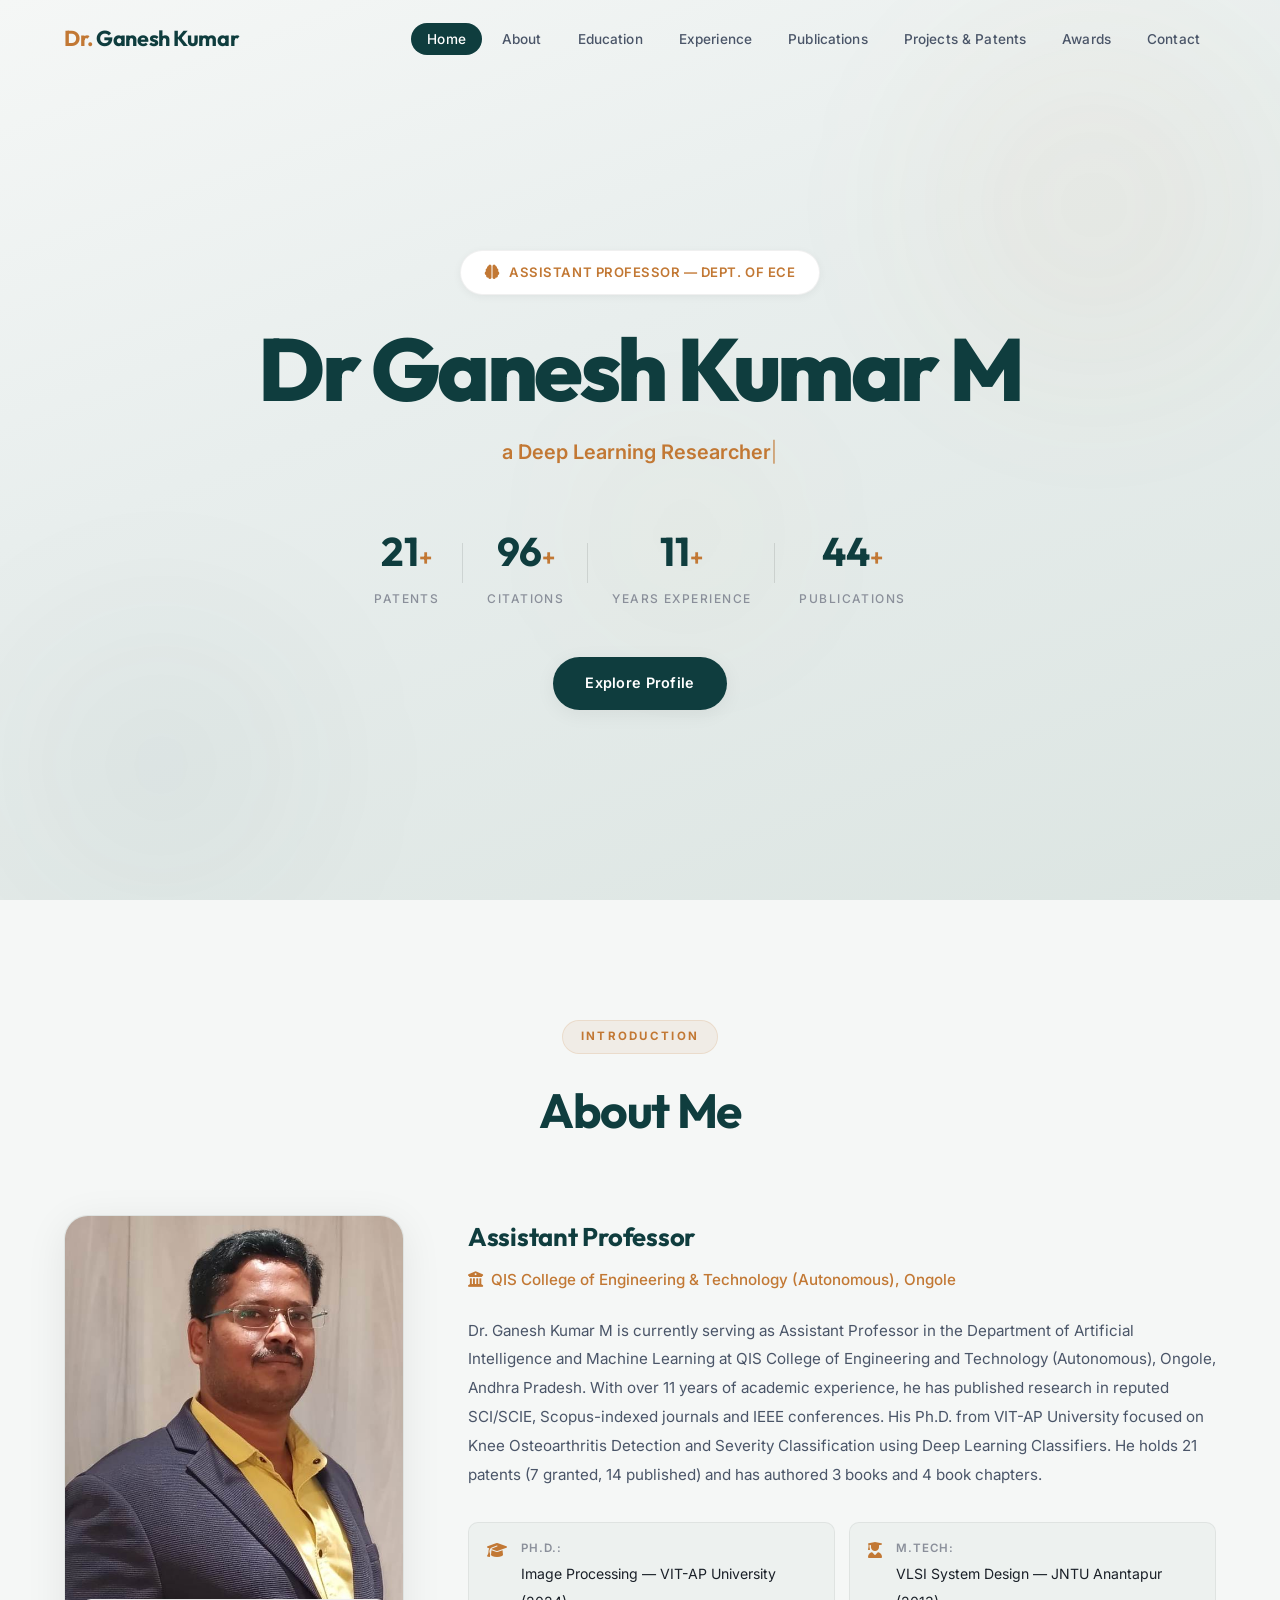
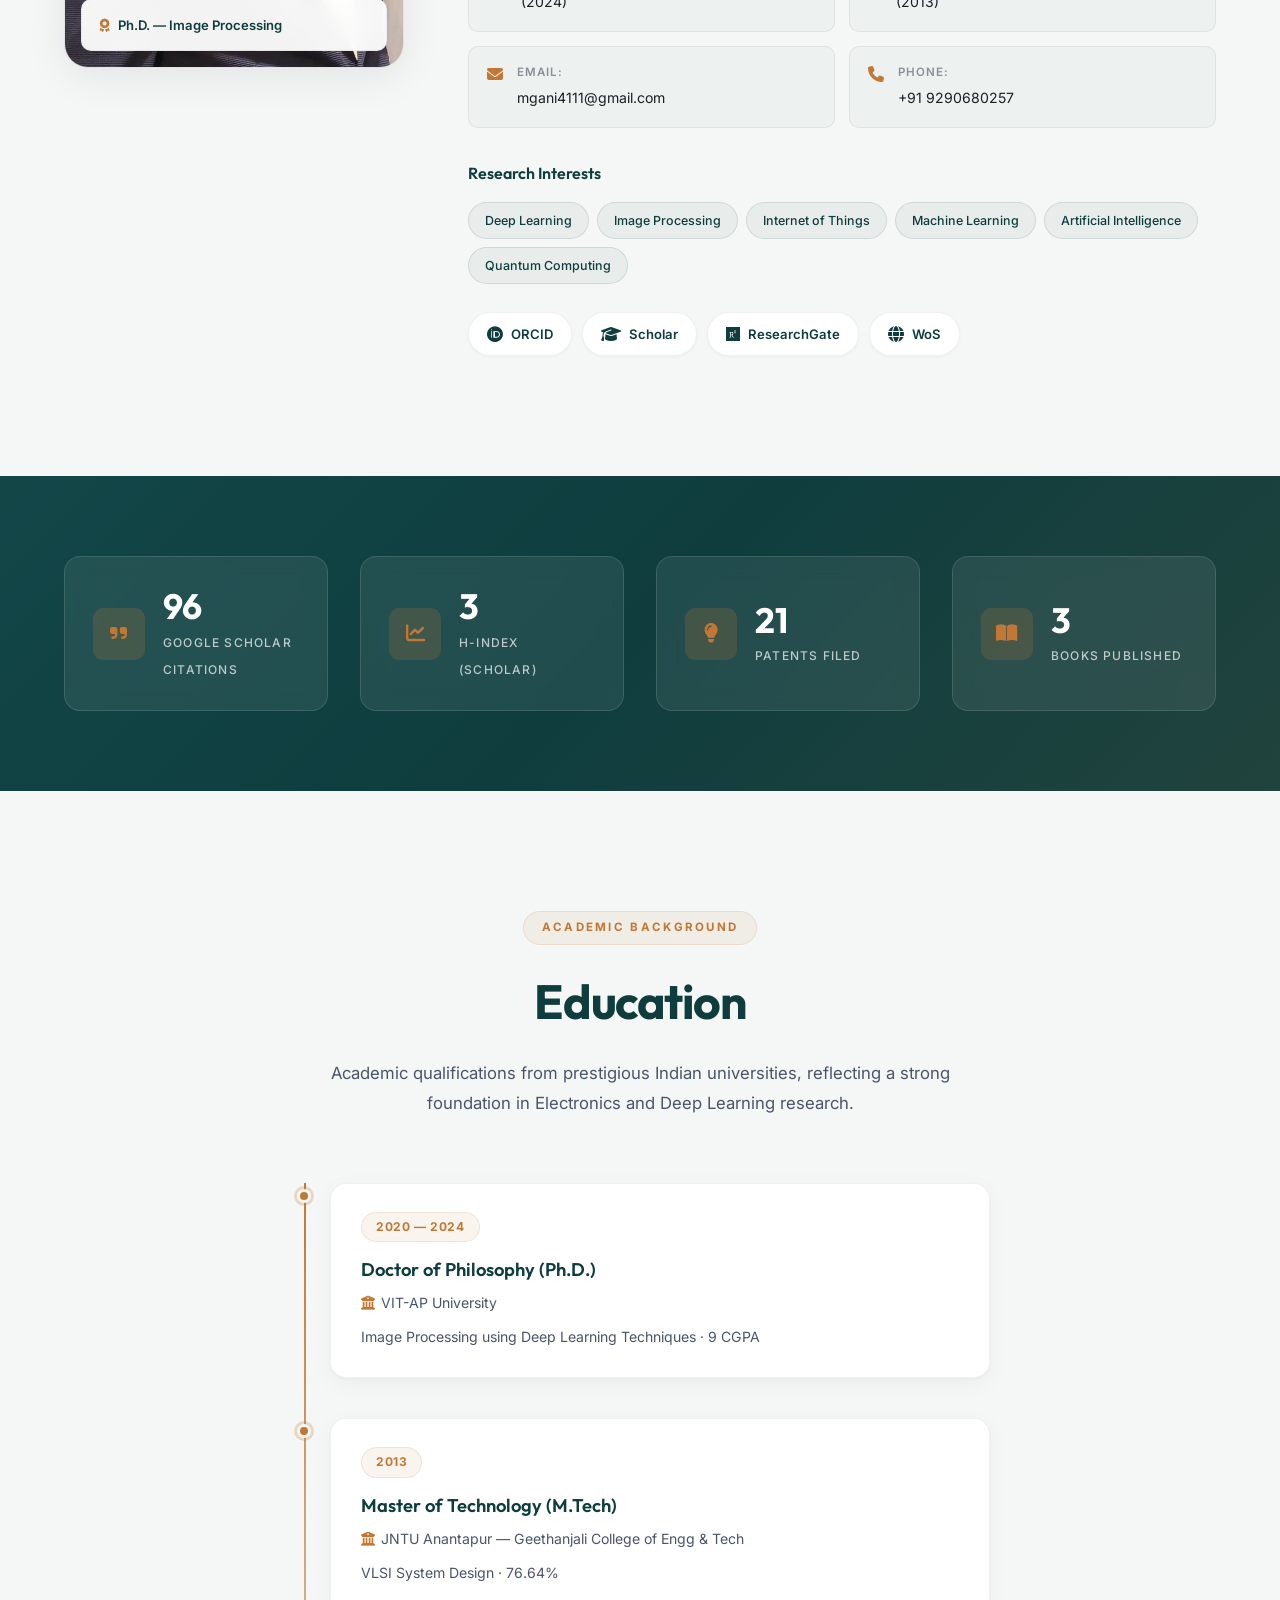
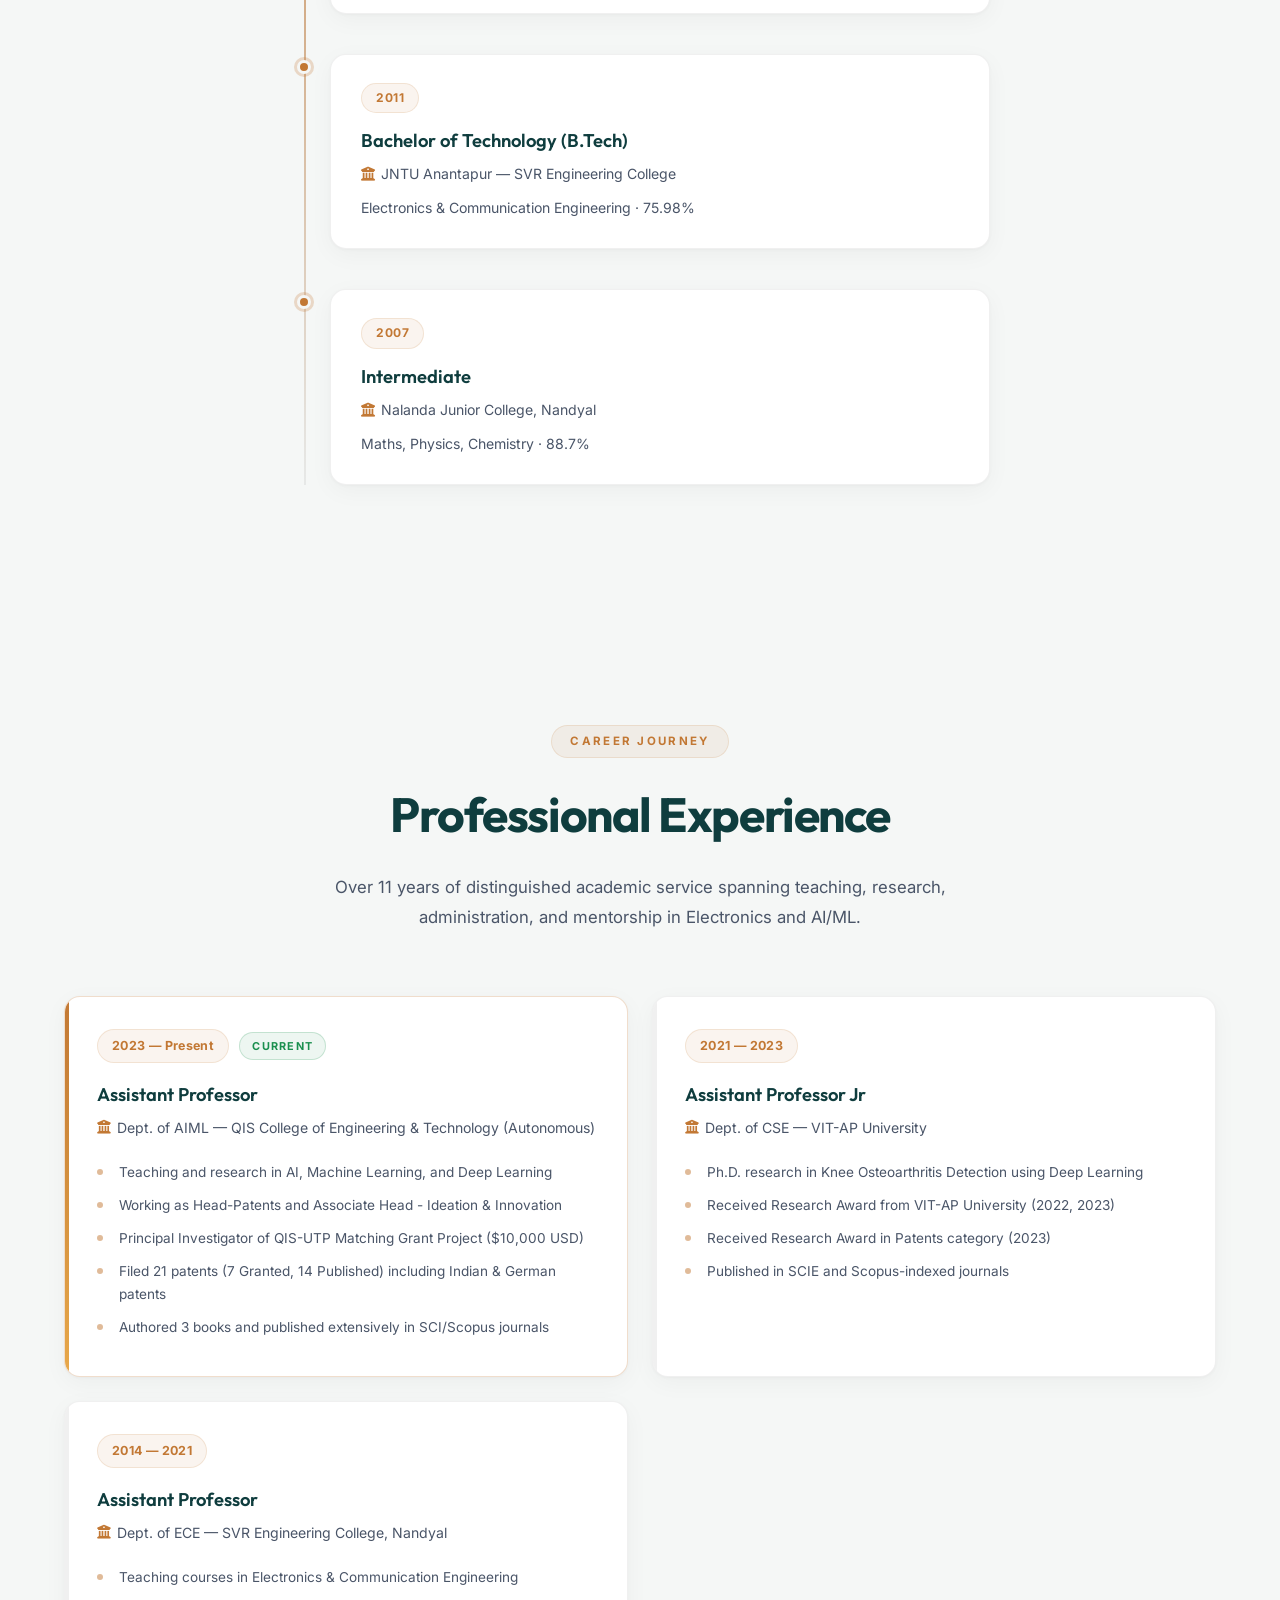
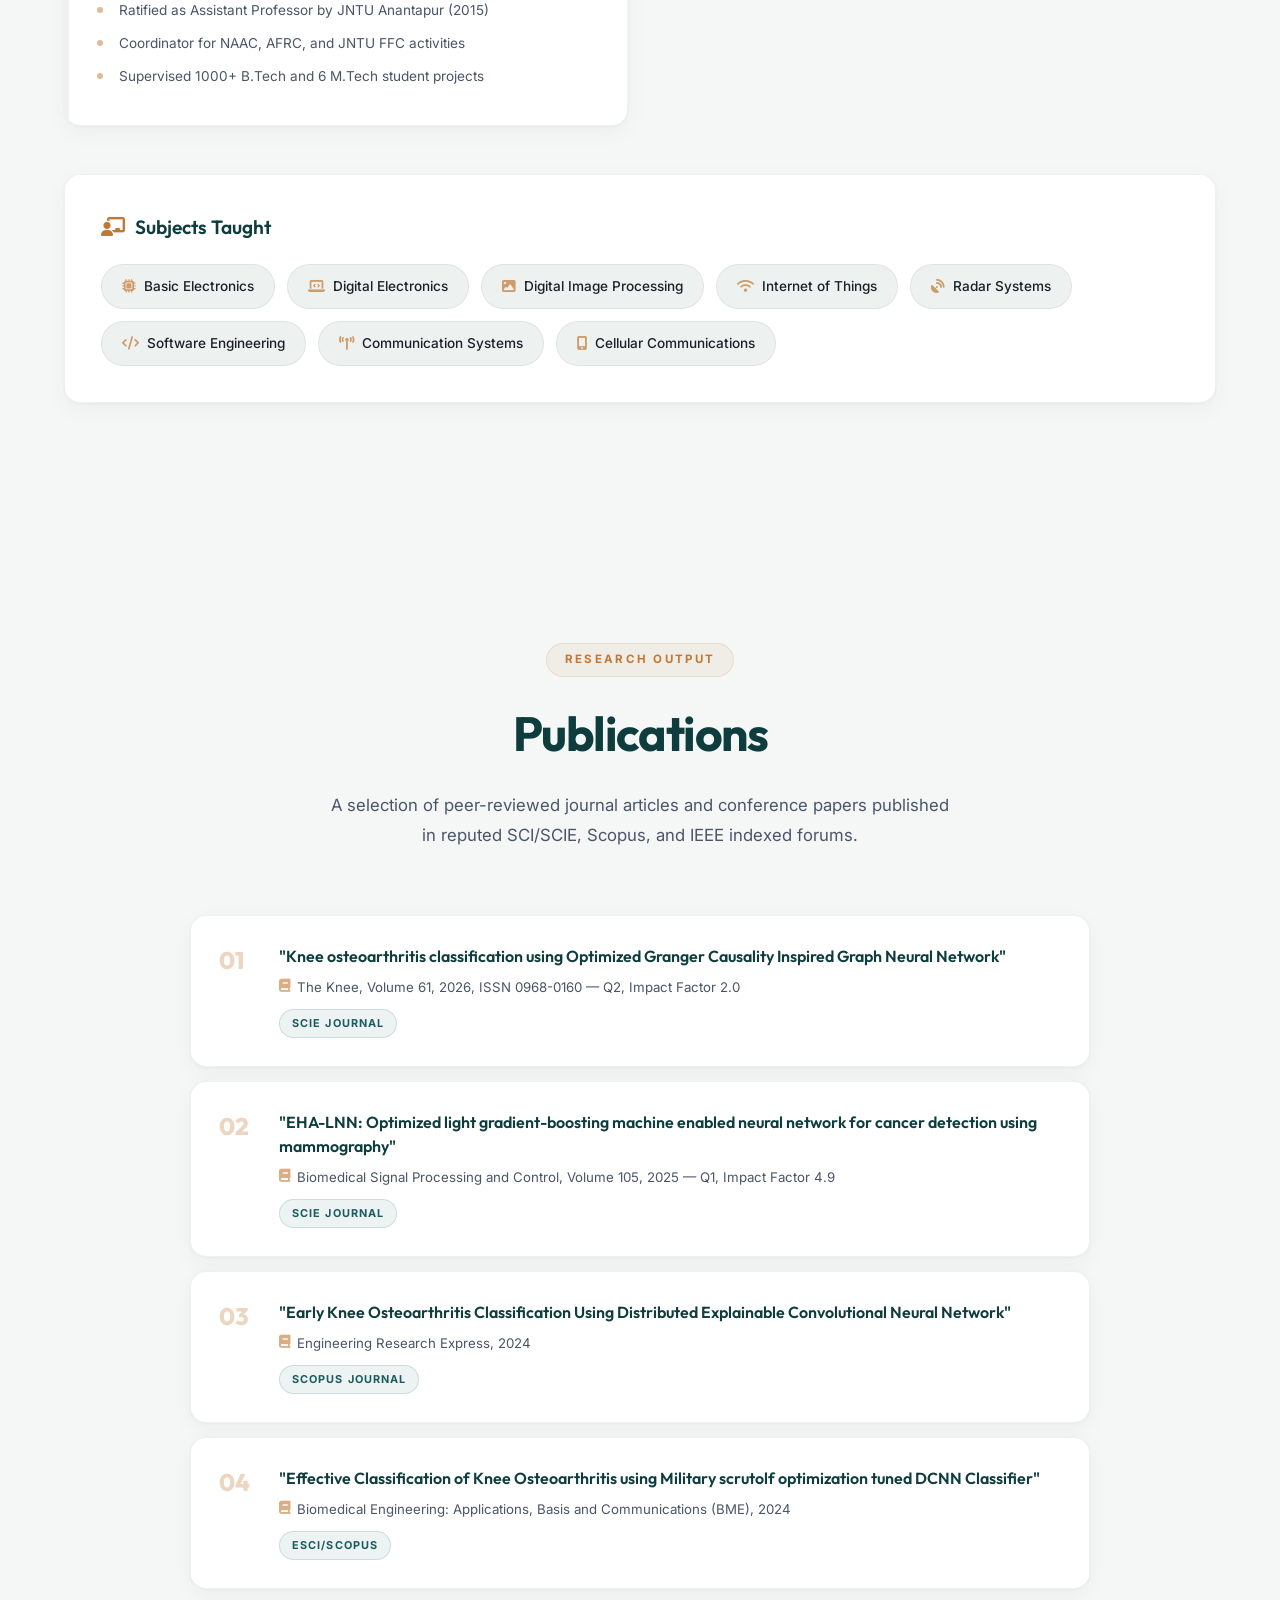
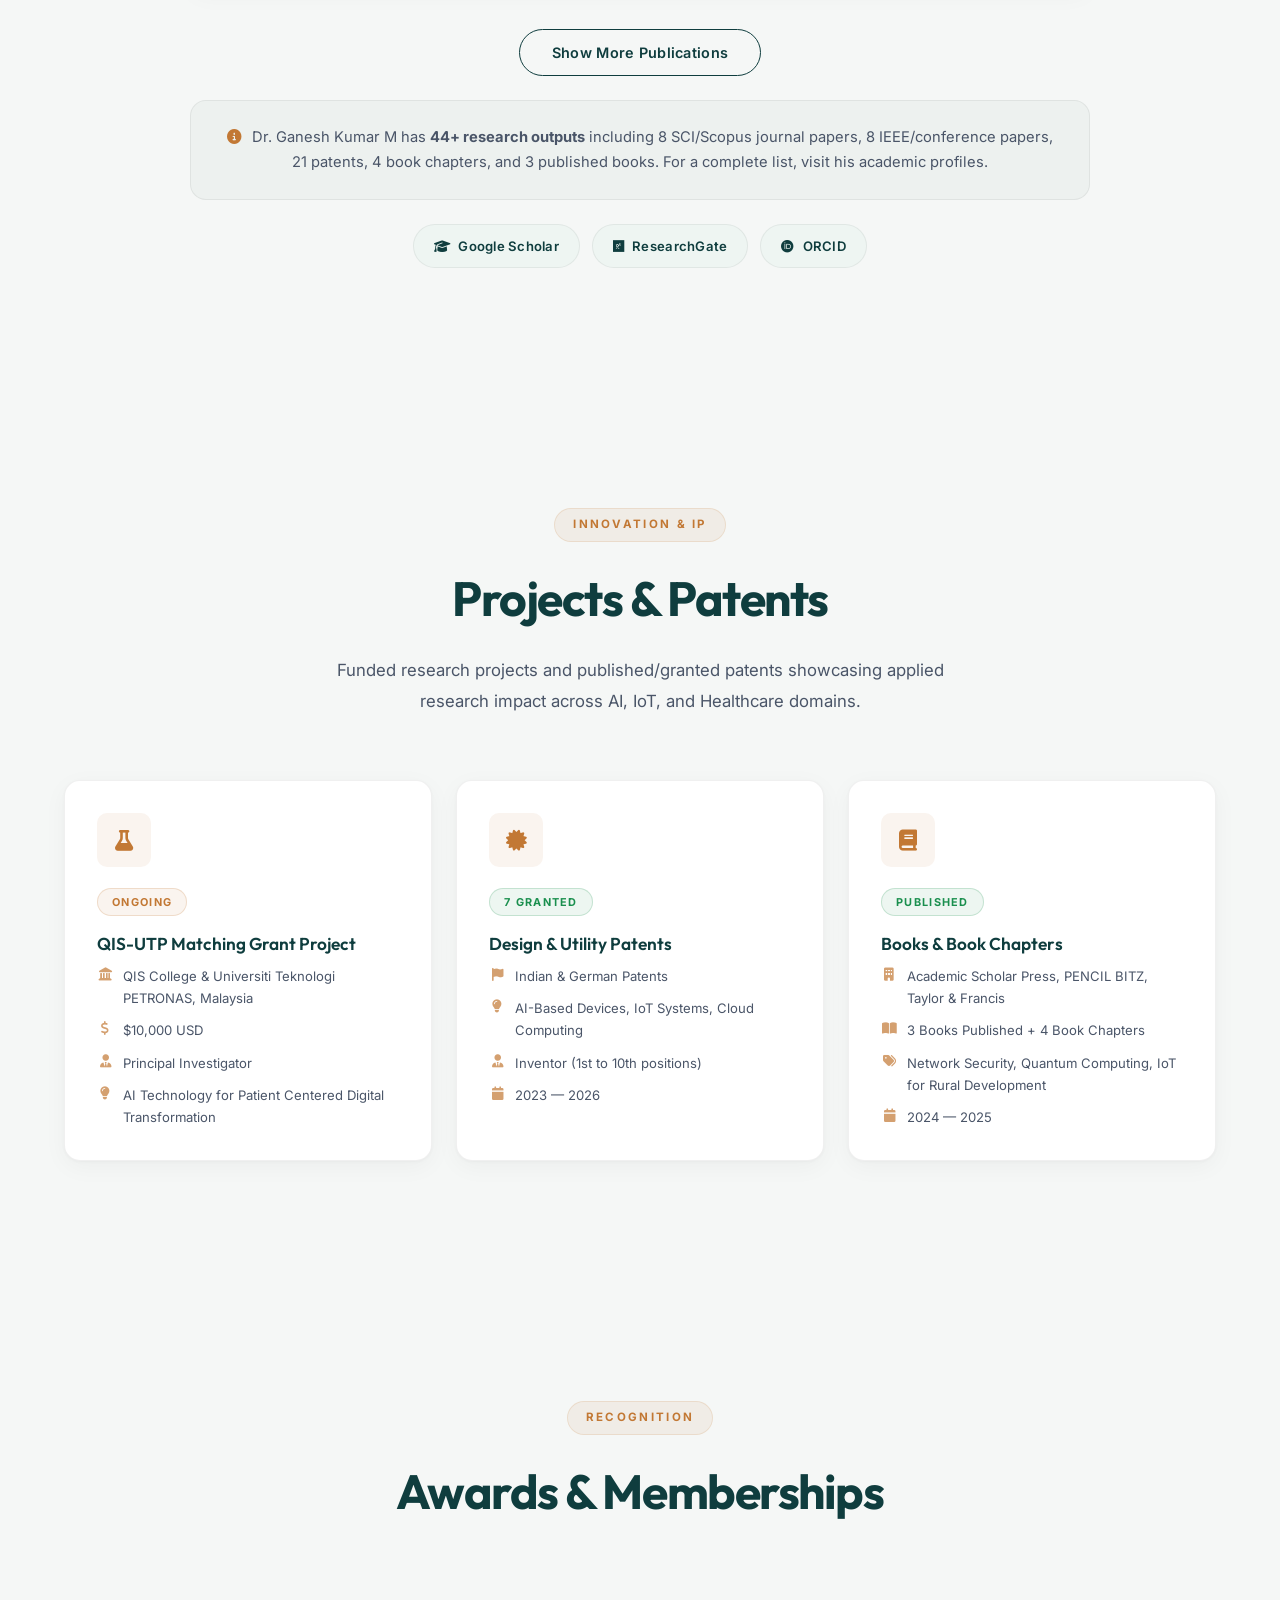
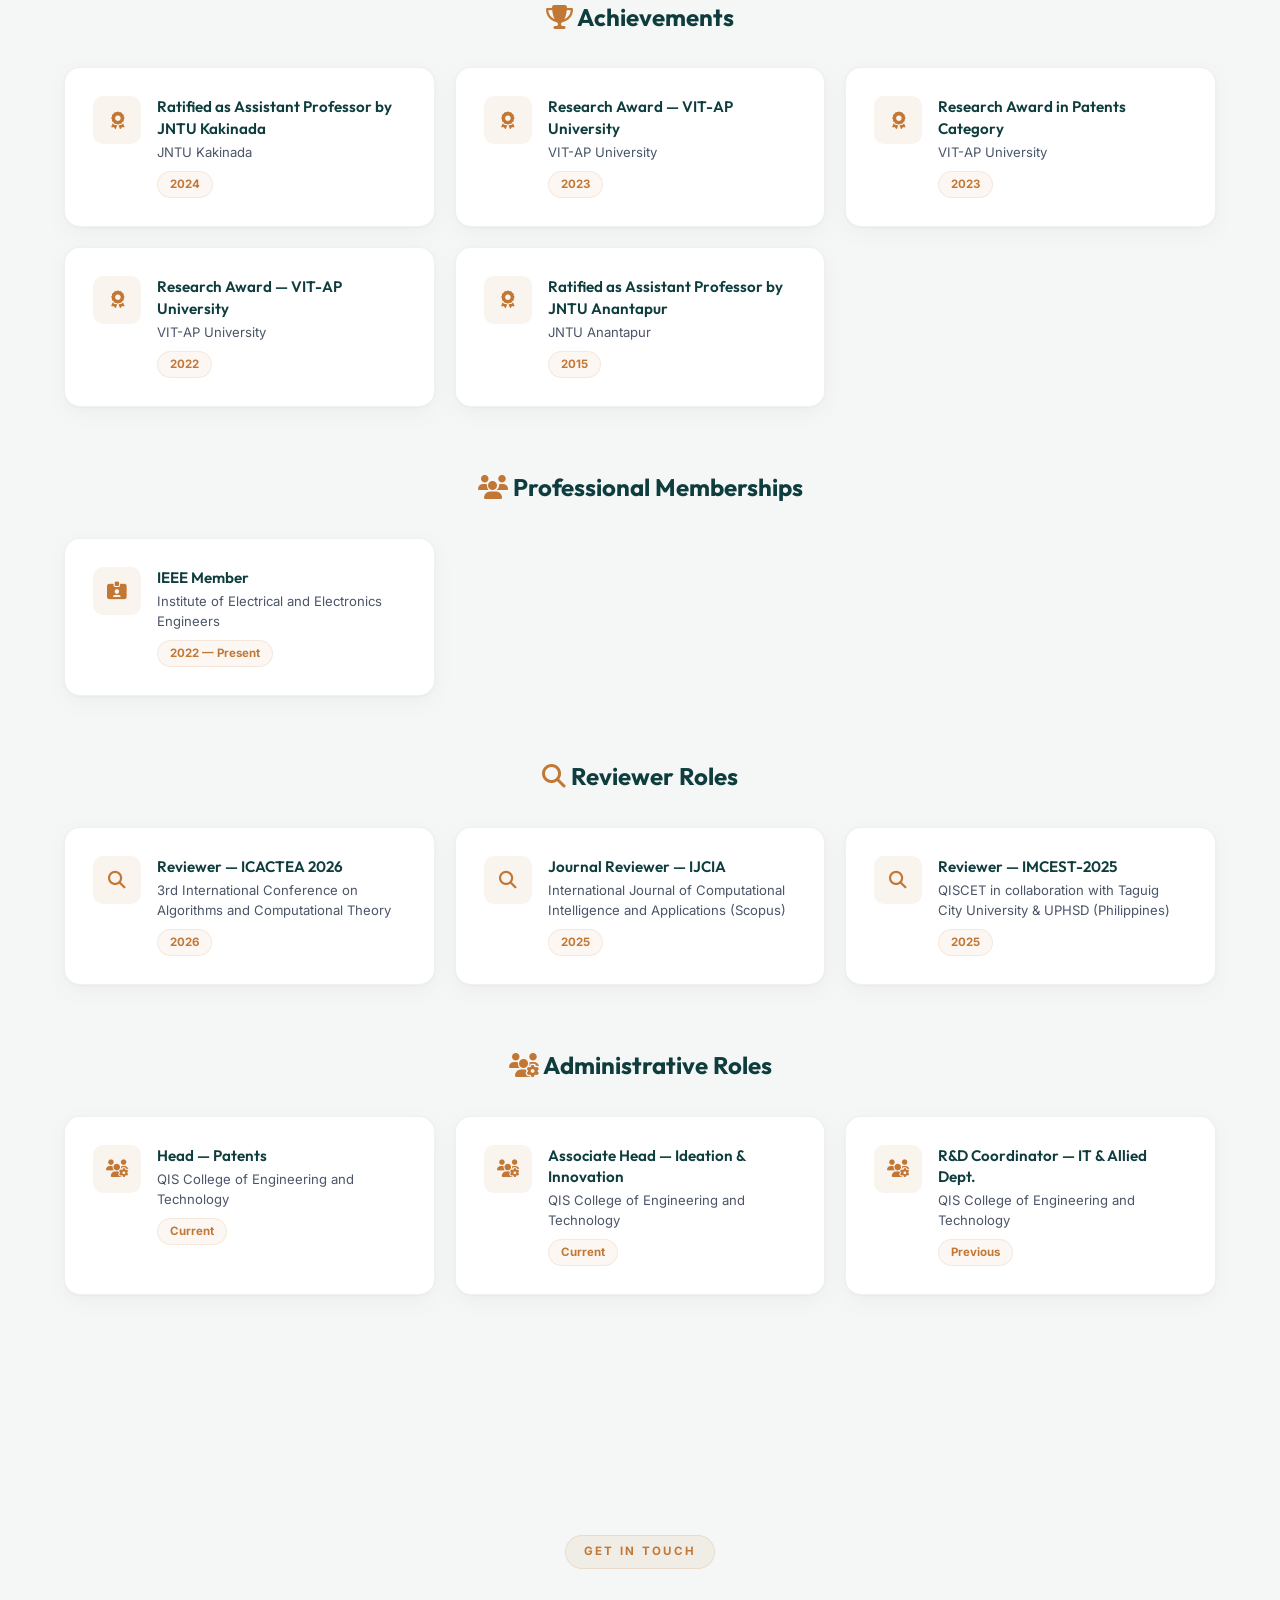
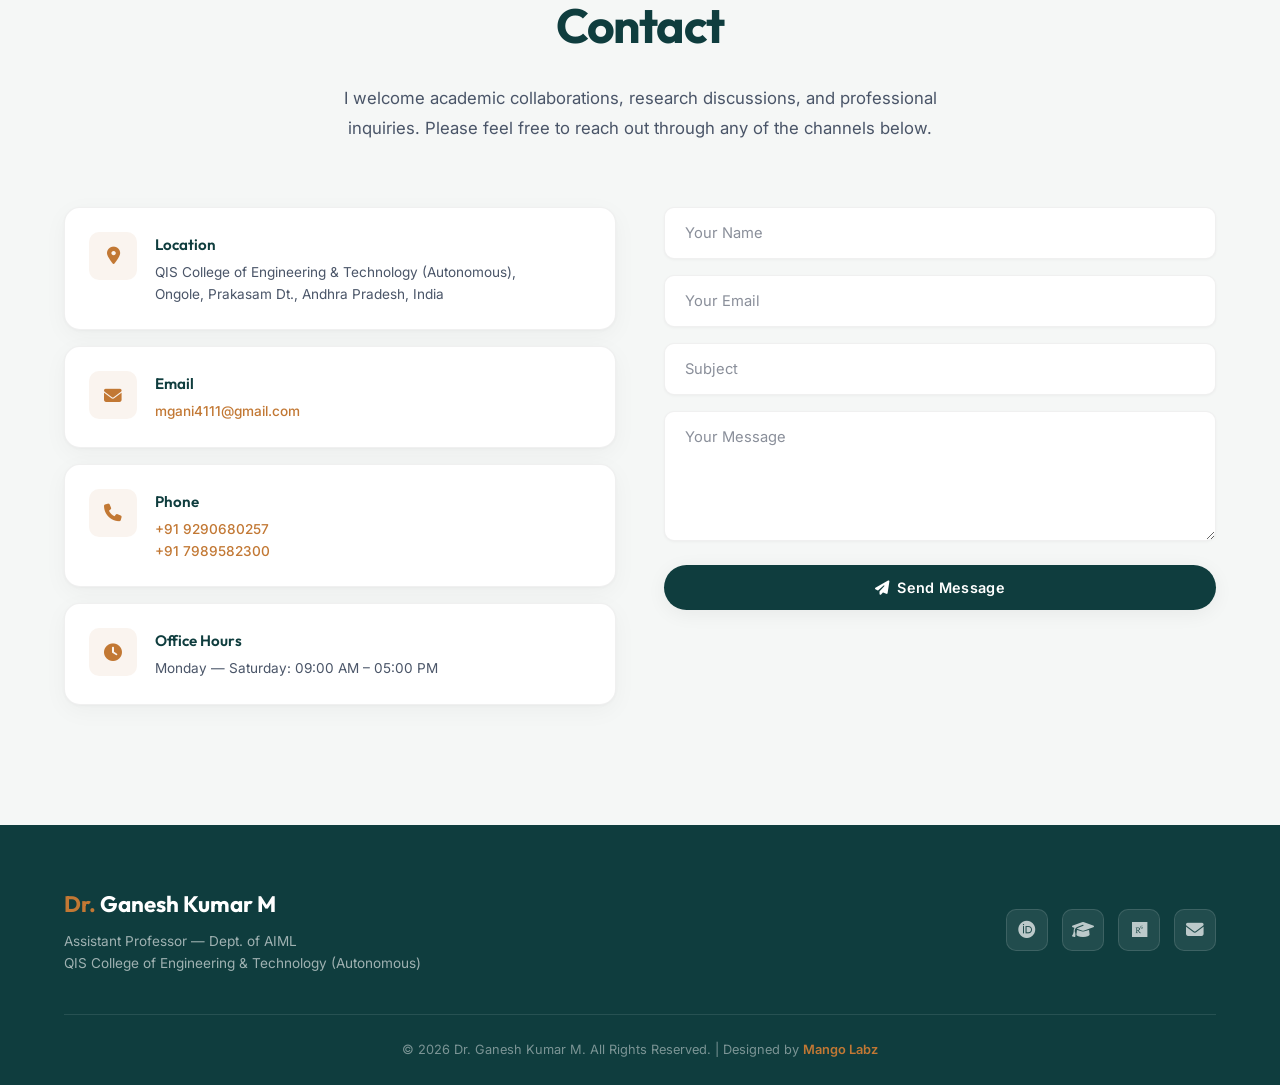
<file: index.html>
<!DOCTYPE html>
<html lang="en">
<head>
    <meta charset="UTF-8">
    <meta name="viewport" content="width=device-width, initial-scale=1.0, maximum-scale=5.0, user-scalable=yes">
    <meta name="theme-color" content="#f5f7f6">
    <meta http-equiv="X-UA-Compatible" content="IE=edge">

    <!-- SEO Meta Tags -->
    <meta name="description" content="Official Dr Ganesh Kumar M Portfolio. Dr Ganesh Kumar (M Ganesh Kumar) is an Assistant Professor, Dept. of AIML, QISCET, Ongole. Explore the Ganesh Kumar Portfolio for research in Deep Learning, 21 patents, and publications.">
    <meta name="keywords" content="Dr Ganesh Kumar M, Dr Ganesh Kumar Portfolio, Ganesh Kumar M Portfolio, Ganesh Kumar Portfolio, M Ganesh Kumar, Dr Ganesh Kumar, Ganesh Kumar QISCET, Dr Ganesh Kumar Ongole, Dr Ganesh Kumar AIML, Ganesh Kumar VIT-AP, Ganesh Kumar Deep Learning, Ganesh Kumar Image Processing, QISCET Professor AIML, QIS College AIML, Assistant Professor Ongole">
    <meta name="author" content="Dr. Ganesh Kumar M">
    <meta name="robots" content="index, follow, max-snippet:-1, max-image-preview:large, max-video-preview:-1">
    <meta name="googlebot" content="index, follow">
    <meta name="revisit-after" content="7 days">
    <meta name="rating" content="general">
    <meta name="subject" content="Dr. Ganesh Kumar M — Academic Portfolio">
    <meta name="classification" content="Education, Academic Portfolio, Professor">

    <!-- Open Graph -->
    <meta property="og:title" content="Dr. Ganesh Kumar M — Assistant Professor | AIML | QISCET Ongole | Portfolio">
    <meta property="og:description" content="Official Portfolio of Dr. Ganesh Kumar M — Assistant Professor, Dept. of AIML at QIS College of Engineering and Technology (Autonomous), Ongole. Ph.D. from VIT-AP, 21 patents, 96+ citations.">
    <meta property="og:type" content="profile">
    <meta property="og:locale" content="en_IN">
    <meta property="og:site_name" content="Dr. Ganesh Kumar M Portfolio">

    <!-- Twitter Card -->
    <meta name="twitter:card" content="summary_large_image">
    <meta name="twitter:title" content="Dr. Ganesh Kumar M — Assistant Professor | AIML | QISCET Ongole">
    <meta name="twitter:description" content="Portfolio of Dr. Ganesh Kumar M — Assistant Professor of AIML at QIS College. Ph.D. from VIT-AP, Deep Learning & Image Processing researcher.">

    <!-- JSON-LD Structured Data -->
    <script type="application/ld+json">
    {
      "@context": "https://schema.org",
      "@graph": [
        {
          "@type": "ProfilePage",
          "name": "Dr. Ganesh Kumar M Portfolio",
          "description": "Official academic portfolio of Dr. Ganesh Kumar M, Assistant Professor, Dept. of AIML at QIS College of Engineering and Technology, Ongole."
        },
        {
          "@type": "Person",
          "@id": "#dr-ganesh-kumar",
          "name": "Dr Ganesh Kumar M",
          "alternateName": [
            "Dr. M. Ganesh Kumar", 
            "Ganesh Kumar Marathula", 
            "Dr Ganesh Kumar", 
            "M Ganesh Kumar", 
            "Dr Ganesh Kumar M", 
            "Dr Ganesh Kumar Portfolio", 
            "Ganesh Kumar Portfolio"
          ],
          "givenName": "Ganesh Kumar",
          "familyName": "M",
          "honorificPrefix": "Dr.",
          "jobTitle": "Assistant Professor",
          "description": "Assistant Professor, Dept. of AIML at QIS College of Engineering and Technology (Autonomous), Ongole. Ph.D. from VIT-AP University. 21 patents, 96+ citations. Deep Learning & Image Processing researcher.",
          "email": "mgani4111@gmail.com",
          "telephone": "+919290680257",
          "worksFor": {
            "@type": "EducationalOrganization",
            "name": "QIS College of Engineering and Technology (Autonomous)"
          },
          "alumniOf": [
            {
              "@type": "EducationalOrganization",
              "name": "VIT-AP University"
            },
            {
              "@type": "EducationalOrganization",
              "name": "JNTU Anantapur"
            }
          ],
          "knowsAbout": [
            "Deep Learning",
            "Image Processing",
            "Internet of Things",
            "Machine Learning",
            "Artificial Intelligence",
            "Quantum Computing"
          ],
          "sameAs": [
            "https://orcid.org/0000-0002-3646-4339",
            "https://scholar.google.com/citations?user=AbOtOXAAAAAJ",
            "https://www.researchgate.net/profile/Ganesh-Kumar-M-3"
          ]
        }
      ]
    }
    </script>

    <title>Dr Ganesh Kumar M Portfolio | M Ganesh Kumar | Assistant Professor AIML</title>

    <!-- Google Fonts -->
    <link rel="preconnect" href="https://fonts.googleapis.com">
    <link rel="preconnect" href="https://fonts.gstatic.com" crossorigin>
    <link href="https://fonts.googleapis.com/css2?family=Outfit:wght@300;400;500;600;700;800&family=Inter:wght@300;400;500;600;700&display=swap" rel="stylesheet">

    <!-- FontAwesome & Boxicons -->
    <link rel="stylesheet" href="https://cdnjs.cloudflare.com/ajax/libs/font-awesome/6.5.0/css/all.min.css">
    <link href="https://unpkg.com/boxicons@2.1.4/css/boxicons.min.css" rel="stylesheet">

    <!-- Custom CSS -->
    <link rel="stylesheet" href="style.css">
</head>
<body>

    <!-- ======= Navigation ======= -->
    <nav id="navbar" class="navbar">
        <div class="nav-container">
            <a href="#hero" class="nav-logo">
                <span class="logo-accent">Dr.</span> Ganesh Kumar
            </a>
            <ul class="nav-menu" id="navMenu">
                <li><a href="#hero" class="nav-link active">Home</a></li>
                <li><a href="#about" class="nav-link">About</a></li>
                <li><a href="#education" class="nav-link">Education</a></li>
                <li><a href="#experience" class="nav-link">Experience</a></li>
                <li><a href="#publications" class="nav-link">Publications</a></li>
                <li><a href="#projects" class="nav-link">Projects & Patents</a></li>
                <li><a href="#awards" class="nav-link">Awards</a></li>
                <li><a href="#contact" class="nav-link">Contact</a></li>
            </ul>
            <button class="nav-toggle" id="navToggle" aria-label="Toggle navigation">
                <span class="hamburger"></span>
            </button>
        </div>
    </nav>

    <!-- ======= Hero Section ======= -->
    <section id="hero" class="hero">
        <div class="hero-bg">
            <div class="gradient-orb orb-1"></div>
            <div class="gradient-orb orb-2"></div>
            <div class="gradient-orb orb-3"></div>
        </div>
        <div class="hero-content">
            <div class="hero-badge">
                <i class="fas fa-brain"></i> Assistant Professor — Dept. of ECE
            </div>
            <h1 class="hero-title">
                Dr Ganesh Kumar M
            </h1>
            <p class="hero-subtitle">
                <span class="typed-text" id="typedText"></span><span class="typed-cursor">|</span>
            </p>
            <div class="hero-stats">
                <div class="stat-item">
                    <span class="stat-number" data-target="21">0</span><span class="stat-suffix">+</span>
                    <span class="stat-label">Patents</span>
                </div>
                <div class="stat-item">
                    <span class="stat-number" data-target="96">0</span><span class="stat-suffix">+</span>
                    <span class="stat-label">Citations</span>
                </div>
                <div class="stat-item">
                    <span class="stat-number" data-target="11">0</span><span class="stat-suffix">+</span>
                    <span class="stat-label">Years Experience</span>
                </div>
                <div class="stat-item">
                    <span class="stat-number" data-target="44">0</span><span class="stat-suffix">+</span>
                    <span class="stat-label">Publications</span>
                </div>
            </div>
            <div class="hero-actions">
                <a href="#about" class="btn btn-primary">Explore Profile</a>
            </div>
        </div>

    </section>

    <main id="main">

        <!-- ======= About Section ======= -->
        <section id="about" class="section about">
            <div class="container">
                <div class="section-header" data-reveal>
                    <span class="section-tag">Introduction</span>
                    <h2 class="section-title">About Me</h2>
                </div>

                <div class="about-grid" data-reveal>
                    <div class="about-image-col">
                        <div class="about-image-wrapper">
                            <img src="profile.png" alt="Dr Ganesh Kumar M Portfolio - M Ganesh Kumar">
                            <div class="about-image-badge">
                                <i class="fas fa-award"></i> Ph.D. — Image Processing
                            </div>
                        </div>
                    </div>
                    <div class="about-content-col">
                        <h3 class="about-role">Assistant Professor</h3>
                        <p class="about-institution">
                            <i class="fas fa-university"></i> QIS College of Engineering & Technology (Autonomous), Ongole
                        </p>
                        <p class="about-bio">
                            Dr. Ganesh Kumar M is currently serving as Assistant Professor in the Department of Artificial Intelligence and Machine Learning at QIS College of Engineering and Technology (Autonomous), Ongole, Andhra Pradesh. With over 11 years of academic experience, he has published research in reputed SCI/SCIE, Scopus-indexed journals and IEEE conferences. His Ph.D. from VIT-AP University focused on Knee Osteoarthritis Detection and Severity Classification using Deep Learning Classifiers. He holds 21 patents (7 granted, 14 published) and has authored 3 books and 4 book chapters.
                        </p>
                        <div class="about-details">
                            <div class="detail-row">
                                <div class="detail-item">
                                    <i class="fas fa-graduation-cap"></i>
                                    <div>
                                        <strong>Ph.D.:</strong>
                                        <span>Image Processing — VIT-AP University (2024)</span>
                                    </div>
                                </div>
                                <div class="detail-item">
                                    <i class="fas fa-user-graduate"></i>
                                    <div>
                                        <strong>M.Tech:</strong>
                                        <span>VLSI System Design — JNTU Anantapur (2013)</span>
                                    </div>
                                </div>
                            </div>
                            <div class="detail-row">
                                <div class="detail-item">
                                    <i class="fas fa-envelope"></i>
                                    <div>
                                        <strong>Email:</strong>
                                        <span>mgani4111@gmail.com</span>
                                    </div>
                                </div>
                                <div class="detail-item">
                                    <i class="fas fa-phone"></i>
                                    <div>
                                        <strong>Phone:</strong>
                                        <span>+91 9290680257</span>
                                    </div>
                                </div>
                            </div>
                        </div>
                        <div class="about-research-areas">
                            <h5>Research Interests</h5>
                            <div class="research-tags">
                                <span class="research-tag">Deep Learning</span>
                                <span class="research-tag">Image Processing</span>
                                <span class="research-tag">Internet of Things</span>
                                <span class="research-tag">Machine Learning</span>
                                <span class="research-tag">Artificial Intelligence</span>
                                <span class="research-tag">Quantum Computing</span>
                            </div>
                        </div>
                        <div class="about-profiles">
                            <a href="https://orcid.org/0000-0002-3646-4339" target="_blank" class="profile-link" title="ORCID">
                                <i class="fab fa-orcid"></i> ORCID
                            </a>
                            <a href="https://scholar.google.com/citations?user=AbOtOXAAAAAJ&hl=en&authuser=1" target="_blank" class="profile-link" title="Google Scholar">
                                <i class="fas fa-graduation-cap"></i> Scholar
                            </a>
                            <a href="https://www.researchgate.net/profile/Ganesh-Kumar-M-3" target="_blank" class="profile-link" title="ResearchGate">
                                <i class="fab fa-researchgate"></i> ResearchGate
                            </a>
                            <a href="https://www.webofscience.com/wos/author/rid/HSF-5028-2023" target="_blank" class="profile-link" title="Web of Science">
                                <i class="fas fa-globe"></i> WoS
                            </a>
                        </div>
                    </div>
                </div>
            </div>
        </section>

        <!-- ======= Citation Metrics Banner ======= -->
        <section class="metrics-banner">
            <div class="container">
                <div class="metrics-grid" data-reveal>
                    <div class="metric-card">
                        <div class="metric-icon"><i class="fas fa-quote-right"></i></div>
                        <div class="metric-info">
                            <span class="metric-value" data-target="96">0</span>
                            <span class="metric-label">Google Scholar Citations</span>
                        </div>
                    </div>
                    <div class="metric-card">
                        <div class="metric-icon"><i class="fas fa-chart-line"></i></div>
                        <div class="metric-info">
                            <span class="metric-value" data-target="3">0</span>
                            <span class="metric-label">H-Index (Scholar)</span>
                        </div>
                    </div>
                    <div class="metric-card">
                        <div class="metric-icon"><i class="fas fa-lightbulb"></i></div>
                        <div class="metric-info">
                            <span class="metric-value" data-target="21">0</span>
                            <span class="metric-label">Patents Filed</span>
                        </div>
                    </div>
                    <div class="metric-card">
                        <div class="metric-icon"><i class="fas fa-book-open"></i></div>
                        <div class="metric-info">
                            <span class="metric-value" data-target="3">0</span>
                            <span class="metric-label">Books Published</span>
                        </div>
                    </div>
                </div>
            </div>
        </section>

        <!-- ======= Education Section ======= -->
        <section id="education" class="section education">
            <div class="container">
                <div class="section-header" data-reveal>
                    <span class="section-tag">Academic Background</span>
                    <h2 class="section-title">Education</h2>
                    <p class="section-description">Academic qualifications from prestigious Indian universities, reflecting a strong foundation in Electronics and Deep Learning research.</p>
                </div>

                <div class="timeline" data-reveal>
                    <div class="timeline-item">
                        <div class="timeline-marker"></div>
                        <div class="timeline-content">
                            <div class="timeline-badge">2020 — 2024</div>
                            <h4>Doctor of Philosophy (Ph.D.)</h4>
                            <p class="timeline-org"><i class="fas fa-university"></i> VIT-AP University</p>
                            <p class="timeline-detail">Image Processing using Deep Learning Techniques · 9 CGPA</p>
                        </div>
                    </div>
                    <div class="timeline-item">
                        <div class="timeline-marker"></div>
                        <div class="timeline-content">
                            <div class="timeline-badge">2013</div>
                            <h4>Master of Technology (M.Tech)</h4>
                            <p class="timeline-org"><i class="fas fa-university"></i> JNTU Anantapur — Geethanjali College of Engg & Tech</p>
                            <p class="timeline-detail">VLSI System Design · 76.64%</p>
                        </div>
                    </div>
                    <div class="timeline-item">
                        <div class="timeline-marker"></div>
                        <div class="timeline-content">
                            <div class="timeline-badge">2011</div>
                            <h4>Bachelor of Technology (B.Tech)</h4>
                            <p class="timeline-org"><i class="fas fa-university"></i> JNTU Anantapur — SVR Engineering College</p>
                            <p class="timeline-detail">Electronics & Communication Engineering · 75.98%</p>
                        </div>
                    </div>
                    <div class="timeline-item">
                        <div class="timeline-marker"></div>
                        <div class="timeline-content">
                            <div class="timeline-badge">2007</div>
                            <h4>Intermediate</h4>
                            <p class="timeline-org"><i class="fas fa-university"></i> Nalanda Junior College, Nandyal</p>
                            <p class="timeline-detail">Maths, Physics, Chemistry · 88.7%</p>
                        </div>
                    </div>
                </div>
            </div>
        </section>

        <!-- ======= Experience Section ======= -->
        <section id="experience" class="section experience">
            <div class="container">
                <div class="section-header" data-reveal>
                    <span class="section-tag">Career Journey</span>
                    <h2 class="section-title">Professional Experience</h2>
                    <p class="section-description">Over 11 years of distinguished academic service spanning teaching, research, administration, and mentorship in Electronics and AI/ML.</p>
                </div>

                <div class="experience-grid" data-reveal>
                    <div class="exp-card exp-current">
                        <div class="exp-period">
                            <span class="exp-year">2023 — Present</span>
                            <span class="exp-badge-current">Current</span>
                        </div>
                        <div class="exp-content">
                            <h4>Assistant Professor</h4>
                            <p class="exp-org"><i class="fas fa-building-columns"></i> Dept. of AIML — QIS College of Engineering & Technology (Autonomous)</p>
                            <ul class="exp-highlights">
                                <li>Teaching and research in AI, Machine Learning, and Deep Learning</li>
                                <li>Working as Head-Patents and Associate Head - Ideation & Innovation</li>
                                <li>Principal Investigator of QIS-UTP Matching Grant Project ($10,000 USD)</li>
                                <li>Filed 21 patents (7 Granted, 14 Published) including Indian & German patents</li>
                                <li>Authored 3 books and published extensively in SCI/Scopus journals</li>
                            </ul>
                        </div>
                    </div>

                    <div class="exp-card">
                        <div class="exp-period">
                            <span class="exp-year">2021 — 2023</span>
                        </div>
                        <div class="exp-content">
                            <h4>Assistant Professor Jr</h4>
                            <p class="exp-org"><i class="fas fa-building-columns"></i> Dept. of CSE — VIT-AP University</p>
                            <ul class="exp-highlights">
                                <li>Ph.D. research in Knee Osteoarthritis Detection using Deep Learning</li>
                                <li>Received Research Award from VIT-AP University (2022, 2023)</li>
                                <li>Received Research Award in Patents category (2023)</li>
                                <li>Published in SCIE and Scopus-indexed journals</li>
                            </ul>
                        </div>
                    </div>

                    <div class="exp-card">
                        <div class="exp-period">
                            <span class="exp-year">2014 — 2021</span>
                        </div>
                        <div class="exp-content">
                            <h4>Assistant Professor</h4>
                            <p class="exp-org"><i class="fas fa-building-columns"></i> Dept. of ECE — SVR Engineering College, Nandyal</p>
                            <ul class="exp-highlights">
                                <li>Teaching courses in Electronics & Communication Engineering</li>
                                <li>Ratified as Assistant Professor by JNTU Anantapur (2015)</li>
                                <li>Coordinator for NAAC, AFRC, and JNTU FFC activities</li>
                                <li>Supervised 1000+ B.Tech and 6 M.Tech student projects</li>
                            </ul>
                        </div>
                    </div>
                </div>

                <!-- Teaching Section -->
                <div class="teaching-block" data-reveal>
                    <h3 class="subsection-title"><i class="fas fa-chalkboard-teacher"></i> Subjects Taught</h3>
                    <div class="courses-grid">
                        <div class="course-chip"><i class="fas fa-microchip"></i> Basic Electronics</div>
                        <div class="course-chip"><i class="fas fa-laptop-code"></i> Digital Electronics</div>
                        <div class="course-chip"><i class="fas fa-image"></i> Digital Image Processing</div>
                        <div class="course-chip"><i class="fas fa-wifi"></i> Internet of Things</div>
                        <div class="course-chip"><i class="fas fa-satellite-dish"></i> Radar Systems</div>
                        <div class="course-chip"><i class="fas fa-code"></i> Software Engineering</div>
                        <div class="course-chip"><i class="fas fa-broadcast-tower"></i> Communication Systems</div>
                        <div class="course-chip"><i class="fas fa-mobile-alt"></i> Cellular Communications</div>
                    </div>
                </div>
            </div>
        </section>

        <!-- ======= Publications Section ======= -->
        <section id="publications" class="section publications">
            <div class="container">
                <div class="section-header" data-reveal>
                    <span class="section-tag">Research Output</span>
                    <h2 class="section-title">Publications</h2>
                    <p class="section-description">A selection of peer-reviewed journal articles and conference papers published in reputed SCI/SCIE, Scopus, and IEEE indexed forums.</p>
                </div>

                <div class="publications-list" id="pubList" data-reveal>
                    <div class="pub-item">
                        <div class="pub-number">01</div>
                        <div class="pub-content">
                            <h5>"Knee osteoarthritis classification using Optimized Granger Causality Inspired Graph Neural Network"</h5>
                            <p class="pub-venue"><i class="fas fa-book"></i> The Knee, Volume 61, 2026, ISSN 0968-0160 — Q2, Impact Factor 2.0</p>
                            <span class="pub-type-badge journal">SCIE Journal</span>
                        </div>
                    </div>
                    <div class="pub-item">
                        <div class="pub-number">02</div>
                        <div class="pub-content">
                            <h5>"EHA-LNN: Optimized light gradient-boosting machine enabled neural network for cancer detection using mammography"</h5>
                            <p class="pub-venue"><i class="fas fa-book"></i> Biomedical Signal Processing and Control, Volume 105, 2025 — Q1, Impact Factor 4.9</p>
                            <span class="pub-type-badge journal">SCIE Journal</span>
                        </div>
                    </div>
                    <div class="pub-item">
                        <div class="pub-number">03</div>
                        <div class="pub-content">
                            <h5>"Early Knee Osteoarthritis Classification Using Distributed Explainable Convolutional Neural Network"</h5>
                            <p class="pub-venue"><i class="fas fa-book"></i> Engineering Research Express, 2024</p>
                            <span class="pub-type-badge journal">Scopus Journal</span>
                        </div>
                    </div>
                    <div class="pub-item">
                        <div class="pub-number">04</div>
                        <div class="pub-content">
                            <h5>"Effective Classification of Knee Osteoarthritis using Military scrutolf optimization tuned DCNN Classifier"</h5>
                            <p class="pub-venue"><i class="fas fa-book"></i> Biomedical Engineering: Applications, Basis and Communications (BME), 2024</p>
                            <span class="pub-type-badge journal">ESCI/Scopus</span>
                        </div>
                    </div>
                    <div class="pub-item pub-hidden" style="display: none;">
                        <div class="pub-number">05</div>
                        <div class="pub-content">
                            <h5>"Knee osteoarthritis classification using social wolf swarm-based DCNN"</h5>
                            <p class="pub-venue"><i class="fas fa-book"></i> Computer Methods in Biomechanics and Biomedical Engineering: Imaging & Visualization, Taylor & Francis, 2023</p>
                            <span class="pub-type-badge journal">ESCI/Scopus</span>
                        </div>
                    </div>
                    <div class="pub-item pub-hidden" style="display: none;">
                        <div class="pub-number">06</div>
                        <div class="pub-content">
                            <h5>"Deep Convolutional Neural Network Classifier for Effective Knee Osteoarthritis Classification"</h5>
                            <p class="pub-venue"><i class="fas fa-book"></i> International Journal on Recent and Innovation Trends in Computing and Communication, 2023</p>
                            <span class="pub-type-badge journal">Scopus Journal</span>
                        </div>
                    </div>
                    <div class="pub-item pub-hidden" style="display: none;">
                        <div class="pub-number">07</div>
                        <div class="pub-content">
                            <h5>"Automatic Classification of the Severity of Knee Osteoarthritis Using Enhanced Image Sharpening and CNN"</h5>
                            <p class="pub-venue"><i class="fas fa-book"></i> Applied Sciences, 2023; 13(3):1658</p>
                            <span class="pub-type-badge journal">SCIE Journal</span>
                        </div>
                    </div>
                    <div class="pub-item pub-hidden" style="display: none;">
                        <div class="pub-number">08</div>
                        <div class="pub-content">
                            <h5>"An Effective Multidrug-Resistant Tuberculosis Detection Using DenseNet121 Feature Treatment"</h5>
                            <p class="pub-venue"><i class="fas fa-book"></i> 2026 International Conference on Electronic Systems and Intelligent Computing (ICESIC), IEEE</p>
                            <span class="pub-type-badge conference">IEEE Conference</span>
                        </div>
                    </div>
                    <div class="pub-item pub-hidden" style="display: none;">
                        <div class="pub-number">09</div>
                        <div class="pub-content">
                            <h5>"Efficient Cost Evaluation and Hybrid Optimization-Based Heterogeneous Resource Allocation in Cloud-Edge-IoT"</h5>
                            <p class="pub-venue"><i class="fas fa-book"></i> 2025 2nd International Conference on AI and Knowledge Discovery (ICECONF), IEEE</p>
                            <span class="pub-type-badge conference">IEEE Conference</span>
                        </div>
                    </div>
                    <div class="pub-item pub-hidden" style="display: none;">
                        <div class="pub-number">10</div>
                        <div class="pub-content">
                            <h5>"An Efficient Methodology to Predict Train Delays using Intelligent Hybrid Deep Learning Procedure"</h5>
                            <p class="pub-venue"><i class="fas fa-book"></i> 2025 International Conference on Recent Innovation in Science Engineering and Technology (ICRISET), IEEE</p>
                            <span class="pub-type-badge conference">IEEE Conference</span>
                        </div>
                    </div>
                </div>

                <div class="pub-more" data-reveal>
                    <div style="text-align: center; margin-bottom: 24px;">
                        <button id="showMorePubs" class="btn btn-outline" style="border-radius: 50px;">Show More Publications</button>
                    </div>
                    <p class="pub-more-text">
                        <i class="fas fa-info-circle"></i>
                        Dr. Ganesh Kumar M has <strong>44+ research outputs</strong> including 8 SCI/Scopus journal papers, 8 IEEE/conference papers, 21 patents, 4 book chapters, and 3 published books. For a complete list, visit his academic profiles.
                    </p>
                    <div class="pub-links">
                        <a href="https://scholar.google.com/citations?user=AbOtOXAAAAAJ&hl=en&authuser=1" target="_blank" class="btn btn-sm">
                            <i class="fas fa-graduation-cap"></i> Google Scholar
                        </a>
                        <a href="https://www.researchgate.net/profile/Ganesh-Kumar-M-3" target="_blank" class="btn btn-sm">
                            <i class="fab fa-researchgate"></i> ResearchGate
                        </a>
                        <a href="https://orcid.org/0000-0002-3646-4339" target="_blank" class="btn btn-sm">
                            <i class="fab fa-orcid"></i> ORCID
                        </a>
                    </div>
                </div>
            </div>
        </section>

        <!-- ======= Projects & Patents Section ======= -->
        <section id="projects" class="section projects">
            <div class="container">
                <div class="section-header" data-reveal>
                    <span class="section-tag">Innovation & IP</span>
                    <h2 class="section-title">Projects & Patents</h2>
                    <p class="section-description">Funded research projects and published/granted patents showcasing applied research impact across AI, IoT, and Healthcare domains.</p>
                </div>

                <div class="projects-grid" data-reveal>
                    <div class="project-card">
                        <div class="project-icon"><i class="fas fa-flask"></i></div>
                        <div class="project-status ongoing">Ongoing</div>
                        <h4>QIS-UTP Matching Grant Project</h4>
                        <div class="project-meta">
                            <div class="project-meta-item">
                                <i class="fas fa-landmark"></i>
                                <span>QIS College & Universiti Teknologi PETRONAS, Malaysia</span>
                            </div>
                            <div class="project-meta-item">
                                <i class="fas fa-dollar-sign"></i>
                                <span>$10,000 USD</span>
                            </div>
                            <div class="project-meta-item">
                                <i class="fas fa-user-tie"></i>
                                <span>Principal Investigator</span>
                            </div>
                            <div class="project-meta-item">
                                <i class="fas fa-lightbulb"></i>
                                <span>AI Technology for Patient Centered Digital Transformation</span>
                            </div>
                        </div>
                    </div>

                    <div class="project-card">
                        <div class="project-icon"><i class="fas fa-certificate"></i></div>
                        <div class="project-status completed">7 Granted</div>
                        <h4>Design & Utility Patents</h4>
                        <div class="project-meta">
                            <div class="project-meta-item">
                                <i class="fas fa-flag"></i>
                                <span>Indian & German Patents</span>
                            </div>
                            <div class="project-meta-item">
                                <i class="fas fa-lightbulb"></i>
                                <span>AI-Based Devices, IoT Systems, Cloud Computing</span>
                            </div>
                            <div class="project-meta-item">
                                <i class="fas fa-user-tie"></i>
                                <span>Inventor (1st to 10th positions)</span>
                            </div>
                            <div class="project-meta-item">
                                <i class="fas fa-calendar"></i>
                                <span>2023 — 2026</span>
                            </div>
                        </div>
                    </div>

                    <div class="project-card">
                        <div class="project-icon"><i class="fas fa-book"></i></div>
                        <div class="project-status completed">Published</div>
                        <h4>Books & Book Chapters</h4>
                        <div class="project-meta">
                            <div class="project-meta-item">
                                <i class="fas fa-building"></i>
                                <span>Academic Scholar Press, PENCIL BITZ, Taylor & Francis</span>
                            </div>
                            <div class="project-meta-item">
                                <i class="fas fa-book-open"></i>
                                <span>3 Books Published + 4 Book Chapters</span>
                            </div>
                            <div class="project-meta-item">
                                <i class="fas fa-tags"></i>
                                <span>Network Security, Quantum Computing, IoT for Rural Development</span>
                            </div>
                            <div class="project-meta-item">
                                <i class="fas fa-calendar"></i>
                                <span>2024 — 2025</span>
                            </div>
                        </div>
                    </div>
                </div>
            </div>
        </section>

        <!-- ======= Awards & Memberships Section ======= -->
        <section id="awards" class="section awards">
            <div class="container">
                <div class="section-header" data-reveal>
                    <span class="section-tag">Recognition</span>
                    <h2 class="section-title">Awards & Memberships</h2>
                </div>

                <!-- Honours and Awards -->
                <div class="section-header" style="margin-bottom: 30px; margin-top: 40px;" data-reveal>
                    <h3 style="font-family: var(--font-heading); color: var(--accent-primary); font-size: 1.5rem;"><i class="fas fa-trophy" style="color: var(--accent-secondary);"></i> Achievements</h3>
                </div>
                <div class="awards-grid" data-reveal>
                    <div class="award-card">
                        <div class="award-icon"><i class="fas fa-award"></i></div>
                        <div class="award-content">
                            <h5>Ratified as Assistant Professor by JNTU Kakinada</h5>
                            <p>JNTU Kakinada</p>
                            <span class="award-year">2024</span>
                        </div>
                    </div>
                    <div class="award-card">
                        <div class="award-icon"><i class="fas fa-award"></i></div>
                        <div class="award-content">
                            <h5>Research Award — VIT-AP University</h5>
                            <p>VIT-AP University</p>
                            <span class="award-year">2023</span>
                        </div>
                    </div>
                    <div class="award-card">
                        <div class="award-icon"><i class="fas fa-award"></i></div>
                        <div class="award-content">
                            <h5>Research Award in Patents Category</h5>
                            <p>VIT-AP University</p>
                            <span class="award-year">2023</span>
                        </div>
                    </div>
                    <div class="award-card">
                        <div class="award-icon"><i class="fas fa-award"></i></div>
                        <div class="award-content">
                            <h5>Research Award — VIT-AP University</h5>
                            <p>VIT-AP University</p>
                            <span class="award-year">2022</span>
                        </div>
                    </div>
                    <div class="award-card">
                        <div class="award-icon"><i class="fas fa-award"></i></div>
                        <div class="award-content">
                            <h5>Ratified as Assistant Professor by JNTU Anantapur</h5>
                            <p>JNTU Anantapur</p>
                            <span class="award-year">2015</span>
                        </div>
                    </div>
                </div>

                <!-- Memberships -->
                <div class="section-header" style="margin-bottom: 30px; margin-top: 60px;" data-reveal>
                    <h3 style="font-family: var(--font-heading); color: var(--accent-primary); font-size: 1.5rem;"><i class="fas fa-users" style="color: var(--accent-secondary);"></i> Professional Memberships</h3>
                </div>
                <div class="awards-grid" data-reveal>
                    <div class="award-card">
                        <div class="award-icon"><i class="fas fa-id-card-clip"></i></div>
                        <div class="award-content">
                            <h5>IEEE Member</h5>
                            <p>Institute of Electrical and Electronics Engineers</p>
                            <span class="award-year">2022 — Present</span>
                        </div>
                    </div>
                </div>

                <!-- Reviewer Roles -->
                <div class="section-header" style="margin-bottom: 30px; margin-top: 60px;" data-reveal>
                    <h3 style="font-family: var(--font-heading); color: var(--accent-primary); font-size: 1.5rem;"><i class="fas fa-search" style="color: var(--accent-secondary);"></i> Reviewer Roles</h3>
                </div>
                <div class="awards-grid" data-reveal>
                    <div class="award-card">
                        <div class="award-icon"><i class="fas fa-search"></i></div>
                        <div class="award-content">
                            <h5>Reviewer — ICACTEA 2026</h5>
                            <p>3rd International Conference on Algorithms and Computational Theory</p>
                            <span class="award-year">2026</span>
                        </div>
                    </div>
                    <div class="award-card">
                        <div class="award-icon"><i class="fas fa-search"></i></div>
                        <div class="award-content">
                            <h5>Journal Reviewer — IJCIA</h5>
                            <p>International Journal of Computational Intelligence and Applications (Scopus)</p>
                            <span class="award-year">2025</span>
                        </div>
                    </div>
                    <div class="award-card">
                        <div class="award-icon"><i class="fas fa-search"></i></div>
                        <div class="award-content">
                            <h5>Reviewer — IMCEST-2025</h5>
                            <p>QISCET in collaboration with Taguig City University & UPHSD (Philippines)</p>
                            <span class="award-year">2025</span>
                        </div>
                    </div>
                </div>

                <!-- Additional Responsibilities -->
                <div class="section-header" style="margin-bottom: 30px; margin-top: 60px;" data-reveal>
                    <h3 style="font-family: var(--font-heading); color: var(--accent-primary); font-size: 1.5rem;"><i class="fas fa-users-gear" style="color: var(--accent-secondary);"></i> Administrative Roles</h3>
                </div>
                <div class="awards-grid" data-reveal>
                    <div class="award-card">
                        <div class="award-icon"><i class="fas fa-users-gear"></i></div>
                        <div class="award-content">
                            <h5>Head — Patents</h5>
                            <p>QIS College of Engineering and Technology</p>
                            <span class="award-year">Current</span>
                        </div>
                    </div>
                    <div class="award-card">
                        <div class="award-icon"><i class="fas fa-users-gear"></i></div>
                        <div class="award-content">
                            <h5>Associate Head — Ideation & Innovation</h5>
                            <p>QIS College of Engineering and Technology</p>
                            <span class="award-year">Current</span>
                        </div>
                    </div>
                    <div class="award-card">
                        <div class="award-icon"><i class="fas fa-users-gear"></i></div>
                        <div class="award-content">
                            <h5>R&D Coordinator — IT & Allied Dept.</h5>
                            <p>QIS College of Engineering and Technology</p>
                            <span class="award-year">Previous</span>
                        </div>
                    </div>
                </div>
            </div>
        </section>

        <!-- ======= Contact Section ======= -->
        <section id="contact" class="section contact">
            <div class="container">
                <div class="section-header" data-reveal>
                    <span class="section-tag">Get in Touch</span>
                    <h2 class="section-title">Contact</h2>
                    <p class="section-description">I welcome academic collaborations, research discussions, and professional inquiries. Please feel free to reach out through any of the channels below.</p>
                </div>

                <div class="contact-grid" data-reveal>
                    <div class="contact-info-col">
                        <div class="contact-card">
                            <div class="contact-icon"><i class="fas fa-map-marker-alt"></i></div>
                            <div class="contact-detail">
                                <h5>Location</h5>
                                <p>QIS College of Engineering & Technology (Autonomous),<br>Ongole, Prakasam Dt., Andhra Pradesh, India</p>
                            </div>
                        </div>
                        <div class="contact-card">
                            <div class="contact-icon"><i class="fas fa-envelope"></i></div>
                            <div class="contact-detail">
                                <h5>Email</h5>
                                <p><a href="mailto:mgani4111@gmail.com">mgani4111@gmail.com</a></p>
                            </div>
                        </div>
                        <div class="contact-card">
                            <div class="contact-icon"><i class="fas fa-phone"></i></div>
                            <div class="contact-detail">
                                <h5>Phone</h5>
                                <p><a href="tel:+919290680257">+91 9290680257</a></p>
                                <p><a href="tel:+917989582300">+91 7989582300</a></p>
                            </div>
                        </div>
                        <div class="contact-card">
                            <div class="contact-icon"><i class="fas fa-clock"></i></div>
                            <div class="contact-detail">
                                <h5>Office Hours</h5>
                                <p>Monday — Saturday: 09:00 AM – 05:00 PM</p>
                            </div>
                        </div>
                    </div>

                    <div class="contact-form-col">
                        <form id="contactForm" class="contact-form">
                            <div class="form-group">
                                <input type="text" id="formName" placeholder="Your Name" required>
                                <label for="formName">Your Name</label>
                            </div>
                            <div class="form-group">
                                <input type="email" id="formEmail" placeholder="Your Email" required>
                                <label for="formEmail">Your Email</label>
                            </div>
                            <div class="form-group">
                                <input type="text" id="formSubject" placeholder="Subject">
                                <label for="formSubject">Subject</label>
                            </div>
                            <div class="form-group">
                                <textarea id="formMessage" rows="5" placeholder="Your Message" required></textarea>
                                <label for="formMessage">Your Message</label>
                            </div>
                            <button type="submit" class="btn btn-primary btn-full">
                                <i class="fas fa-paper-plane"></i> Send Message
                            </button>
                        </form>
                    </div>
                </div>
            </div>
        </section>

    </main>

    <!-- ======= Footer ======= -->
    <footer class="footer">
        <div class="container">
            <div class="footer-content">
                <div class="footer-brand">
                    <h3><span class="logo-accent">Dr.</span> Ganesh Kumar M</h3>
                    <p>Assistant Professor — Dept. of AIML<br>QIS College of Engineering & Technology (Autonomous)</p>
                </div>
                <div class="footer-links">
                    <a href="https://orcid.org/0000-0002-3646-4339" target="_blank" title="ORCID"><i class="fab fa-orcid"></i></a>
                    <a href="https://scholar.google.com/citations?user=AbOtOXAAAAAJ&hl=en&authuser=1" target="_blank" title="Google Scholar"><i class="fas fa-graduation-cap"></i></a>
                    <a href="https://www.researchgate.net/profile/Ganesh-Kumar-M-3" target="_blank" title="ResearchGate"><i class="fab fa-researchgate"></i></a>
                    <a href="mailto:mgani4111@gmail.com" title="Email"><i class="fas fa-envelope"></i></a>
                </div>
            </div>
            <div class="footer-bottom">
                <p>&copy; 2026 Dr. Ganesh Kumar M. All Rights Reserved. | Designed by <a href="#">Mango Labz</a></p>
            </div>
        </div>
    </footer>

    <!-- Back to Top -->
    <a href="#hero" class="back-to-top" id="backToTop" title="Back to Top">
        <i class="fas fa-chevron-up"></i>
    </a>

    <!-- Scripts -->
    <script src="script.js"></script>
</body>
</html>
</file>
<file: style.css>
/* ========================================================
   Dr. Ganesh Kumar M — Professional Portfolio
   Premium Light Theme — Sage & Teal with Copper Accents
   ======================================================== */

/* ---- CSS Custom Properties (Design Tokens) ---- */
:root {
    /* Backgrounds — Cool, refined sage/mint tones */
    --bg-primary: #f5f7f6;
    --bg-secondary: #ffffff;
    --bg-tertiary: #edf1ef;
    --bg-card: #ffffff;
    --bg-card-hover: #ffffff;
    --bg-hero: linear-gradient(160deg, #f5f7f6 0%, #e8eeed 40%, #dce5e2 100%);
    --bg-accent-subtle: #eef5f2;

    /* Accent Colors — Deep Teal + Warm Copper */
    --accent-primary: #0f3d3e;
    --accent-secondary: #c27834;
    --accent-tertiary: #1a5c5e;
    --accent-glow: rgba(194, 120, 52, 0.08);
    --accent-gradient: linear-gradient(135deg, #0f3d3e 0%, #1a5c5e 100%);
    --copper-gradient: linear-gradient(135deg, #c27834 0%, #d4903e 50%, #e8a84a 100%);

    /* Text Colors */
    --text-primary: #1a2028;
    --text-secondary: #4a5568;
    --text-muted: #8a8f9a;
    --text-accent: #c27834;
    --text-on-dark: #ffffff;

    /* Borders */
    --border-subtle: rgba(0, 0, 0, 0.06);
    --border-medium: rgba(0, 0, 0, 0.10);
    --border-accent: rgba(194, 120, 52, 0.25);

    /* Spacing */
    --section-padding: 120px 0;
    --container-max: 1200px;

    /* Typography */
    --font-heading: 'Outfit', sans-serif;
    --font-body: 'Inter', sans-serif;

    /* Transitions */
    --transition-fast: 0.2s cubic-bezier(0.4, 0, 0.2, 1);
    --transition-smooth: 0.4s cubic-bezier(0.4, 0, 0.2, 1);
    --transition-spring: 0.6s cubic-bezier(0.34, 1.56, 0.64, 1);

    /* Shadows — Soft, layered, cool-toned */
    --shadow-xs: 0 1px 3px rgba(0, 0, 0, 0.04);
    --shadow-sm: 0 2px 8px rgba(0, 0, 0, 0.05);
    --shadow-md: 0 4px 20px rgba(0, 0, 0, 0.06);
    --shadow-lg: 0 8px 40px rgba(0, 0, 0, 0.08);
    --shadow-xl: 0 20px 60px rgba(0, 0, 0, 0.10);
    --shadow-copper: 0 4px 20px rgba(194, 120, 52, 0.15);
    --shadow-card: 0 1px 3px rgba(0, 0, 0, 0.03), 0 6px 24px rgba(0, 0, 0, 0.04);
    --shadow-card-hover: 0 8px 40px rgba(0, 0, 0, 0.08), 0 2px 8px rgba(0, 0, 0, 0.04);

    /* Border Radius */
    --radius-xs: 6px;
    --radius-sm: 10px;
    --radius-md: 16px;
    --radius-lg: 24px;
    --radius-xl: 32px;
    --radius-full: 9999px;
}

/* ---- Reset & Base ---- */
*, *::before, *::after {
    margin: 0;
    padding: 0;
    box-sizing: border-box;
}

html {
    scroll-behavior: smooth;
    scroll-padding-top: 80px;
}

body {
    font-family: var(--font-body);
    background-color: var(--bg-primary);
    color: var(--text-primary);
    line-height: 1.7;
    overflow-x: hidden;
    -webkit-font-smoothing: antialiased;
    -moz-osx-font-smoothing: grayscale;
}

::selection {
    background: var(--accent-secondary);
    color: #ffffff;
}

a {
    text-decoration: none;
    color: var(--accent-primary);
    transition: var(--transition-fast);
}

a:hover {
    color: var(--accent-secondary);
}

img {
    max-width: 100%;
    height: auto;
}

ul {
    list-style: none;
}

.container {
    max-width: var(--container-max);
    margin: 0 auto;
    padding: 0 24px;
}

/* ---- Animations ---- */
@keyframes fadeInUp {
    from { opacity: 0; transform: translateY(40px); }
    to { opacity: 1; transform: translateY(0); }
}

@keyframes fadeIn {
    from { opacity: 0; }
    to { opacity: 1; }
}

@keyframes slideInLeft {
    from { opacity: 0; transform: translateX(-40px); }
    to { opacity: 1; transform: translateX(0); }
}

@keyframes slideInRight {
    from { opacity: 0; transform: translateX(40px); }
    to { opacity: 1; transform: translateX(0); }
}

@keyframes float {
    0%, 100% { transform: translate(0, 0) scale(1); }
    33% { transform: translate(20px, -30px) scale(1.05); }
    66% { transform: translate(-15px, 15px) scale(0.95); }
}

@keyframes float2 {
    0%, 100% { transform: translate(0, 0) scale(1); }
    33% { transform: translate(-30px, 20px) scale(1.03); }
    66% { transform: translate(15px, -25px) scale(0.97); }
}

@keyframes float3 {
    0%, 100% { transform: translate(0, 0); }
    33% { transform: translate(25px, 15px); }
    66% { transform: translate(-20px, -20px); }
}

@keyframes blink {
    0%, 100% { opacity: 1; }
    50% { opacity: 0; }
}

@keyframes shimmer {
    0% { background-position: -200% 0; }
    100% { background-position: 200% 0; }
}

@keyframes copperLine {
    from { width: 0; }
    to { width: 60px; }
}

/* Reveal Animation */
[data-reveal] {
    opacity: 0;
    transform: translateY(30px);
    transition: opacity 0.8s cubic-bezier(0.4, 0, 0.2, 1), transform 0.8s cubic-bezier(0.4, 0, 0.2, 1);
}

[data-reveal].revealed {
    opacity: 1;
    transform: translateY(0);
}

/* ===================================================
   NAVIGATION
   =================================================== */
.navbar {
    position: fixed;
    top: 0;
    left: 0;
    right: 0;
    z-index: 1000;
    padding: 20px 0;
    transition: var(--transition-smooth);
    background: transparent;
}

.navbar.scrolled {
    padding: 12px 0;
    background: rgba(255, 255, 255, 0.92);
    backdrop-filter: blur(20px);
    -webkit-backdrop-filter: blur(20px);
    border-bottom: 1px solid var(--border-subtle);
    box-shadow: var(--shadow-sm);
}

.nav-container {
    max-width: var(--container-max);
    margin: 0 auto;
    padding: 0 24px;
    display: flex;
    align-items: center;
    justify-content: space-between;
}

.nav-logo {
    font-family: var(--font-heading);
    font-size: 1.35rem;
    font-weight: 700;
    color: var(--accent-primary);
    letter-spacing: -0.02em;
}

.nav-logo:hover {
    color: var(--accent-primary);
}

.logo-accent {
    color: var(--accent-secondary);
}

.nav-menu {
    display: flex;
    align-items: center;
    gap: 4px;
}

.nav-link {
    font-family: var(--font-body);
    font-size: 0.85rem;
    font-weight: 500;
    color: var(--text-secondary);
    padding: 8px 16px;
    border-radius: var(--radius-full);
    position: relative;
    transition: var(--transition-fast);
    letter-spacing: 0.01em;
}

.nav-link:hover {
    color: var(--accent-primary);
    background: rgba(15, 61, 62, 0.04);
}

.nav-link.active {
    color: var(--text-on-dark);
    background: var(--accent-primary);
}

/* Mobile Toggle */
.nav-toggle {
    display: none;
    background: none;
    border: none;
    cursor: pointer;
    padding: 10px;
    z-index: 1001;
}

.hamburger {
    display: block;
    width: 22px;
    height: 2px;
    background: var(--accent-primary);
    position: relative;
    transition: var(--transition-fast);
}

.hamburger::before,
.hamburger::after {
    content: '';
    position: absolute;
    width: 22px;
    height: 2px;
    background: var(--accent-primary);
    transition: var(--transition-fast);
}

.hamburger::before { top: -7px; }
.hamburger::after { top: 7px; }

.nav-toggle.active .hamburger {
    background: transparent;
}

.nav-toggle.active .hamburger::before {
    top: 0;
    transform: rotate(45deg);
}

.nav-toggle.active .hamburger::after {
    top: 0;
    transform: rotate(-45deg);
}

/* ===================================================
   HERO SECTION
   =================================================== */
.hero {
    min-height: 100vh;
    min-height: 100dvh;
    display: flex;
    flex-direction: column;
    align-items: center;
    justify-content: center;
    position: relative;
    overflow: hidden;
    background: var(--bg-hero);
}

.hero-bg {
    position: absolute;
    inset: 0;
    z-index: 0;
    overflow: hidden;
}

.gradient-orb {
    position: absolute;
    border-radius: 50%;
    filter: blur(80px);
    opacity: 0.6;
}

.orb-1 {
    width: 500px;
    height: 500px;
    background: radial-gradient(circle, rgba(194, 120, 52, 0.12) 0%, transparent 70%);
    top: -5%;
    right: -5%;
    animation: float 20s ease-in-out infinite;
}

.orb-2 {
    width: 450px;
    height: 450px;
    background: radial-gradient(circle, rgba(15, 61, 62, 0.10) 0%, transparent 70%);
    bottom: -10%;
    left: -5%;
    animation: float2 24s ease-in-out infinite;
}

.orb-3 {
    width: 350px;
    height: 350px;
    background: radial-gradient(circle, rgba(194, 120, 52, 0.06) 0%, transparent 70%);
    top: 40%;
    left: 40%;
    animation: float3 22s ease-in-out infinite;
}

.hero-content {
    position: relative;
    z-index: 1;
    text-align: center;
    max-width: 880px;
    padding: 0 24px;
    animation: fadeInUp 1s ease-out 0.2s both;
}

.hero-badge {
    display: inline-flex;
    align-items: center;
    gap: 10px;
    padding: 10px 24px;
    background: var(--bg-secondary);
    border: 1px solid var(--border-subtle);
    border-radius: var(--radius-full);
    font-size: 0.82rem;
    font-weight: 600;
    color: var(--accent-secondary);
    margin-top: 60px;
    margin-bottom: 28px;
    letter-spacing: 0.04em;
    text-transform: uppercase;
    box-shadow: var(--shadow-sm);
}

.hero-badge i {
    font-size: 0.9rem;
}

.hero-title {
    font-family: var(--font-heading);
    font-size: clamp(3rem, 7vw, 5.5rem);
    font-weight: 800;
    line-height: 1.05;
    margin-bottom: 20px;
    color: var(--accent-primary);
    letter-spacing: -0.04em;
}

.hero-subtitle {
    font-size: 1.25rem;
    color: var(--text-secondary);
    margin-bottom: 48px;
    min-height: 2rem;
    font-weight: 400;
}

.typed-text {
    color: var(--accent-secondary);
    font-weight: 600;
}

.typed-cursor {
    color: var(--accent-secondary);
    animation: blink 0.8s ease-in-out infinite;
    font-weight: 300;
}

.hero-stats {
    display: flex;
    justify-content: center;
    gap: 48px;
    margin-bottom: 48px;
    flex-wrap: wrap;
}

.stat-item {
    text-align: center;
    position: relative;
}

.stat-item:not(:last-child)::after {
    content: '';
    position: absolute;
    right: -24px;
    top: 50%;
    transform: translateY(-50%);
    width: 1px;
    height: 40px;
    background: var(--border-medium);
}

.stat-number {
    font-family: var(--font-heading);
    font-size: 2.5rem;
    font-weight: 700;
    color: var(--accent-primary);
    display: inline;
}

.stat-suffix {
    font-family: var(--font-heading);
    font-size: 1.5rem;
    font-weight: 600;
    color: var(--accent-secondary);
}

.stat-label {
    display: block;
    font-size: 0.75rem;
    color: var(--text-muted);
    text-transform: uppercase;
    letter-spacing: 0.12em;
    margin-top: 4px;
    font-weight: 500;
}

.hero-actions {
    display: flex;
    justify-content: center;
    gap: 16px;
    flex-wrap: wrap;
}

/* ===================================================
   BUTTONS
   =================================================== */
.btn {
    display: inline-flex;
    align-items: center;
    gap: 8px;
    padding: 14px 32px;
    border-radius: var(--radius-full);
    font-family: var(--font-body);
    font-size: 0.9rem;
    font-weight: 600;
    cursor: pointer;
    border: none;
    transition: var(--transition-smooth);
    letter-spacing: 0.02em;
}

.btn-primary {
    background: var(--accent-primary);
    color: var(--text-on-dark);
    box-shadow: var(--shadow-md);
}

.btn-primary:hover {
    color: var(--text-on-dark);
    background: var(--accent-tertiary);
    transform: translateY(-2px);
    box-shadow: var(--shadow-lg);
}

.btn-outline {
    background: transparent;
    color: var(--accent-primary);
    border: 1.5px solid var(--accent-primary);
}

.btn-outline:hover {
    background: var(--accent-primary);
    color: var(--text-on-dark);
    transform: translateY(-2px);
    box-shadow: var(--shadow-md);
}

.btn-sm {
    padding: 10px 20px;
    font-size: 0.82rem;
    background: var(--bg-accent-subtle);
    color: var(--accent-primary);
    border: 1px solid var(--border-subtle);
    border-radius: var(--radius-full);
}

.btn-sm:hover {
    background: var(--accent-primary);
    color: var(--text-on-dark);
    border-color: var(--accent-primary);
}

.btn-full {
    width: 100%;
    justify-content: center;
}

/* ===================================================
   SECTION COMMON
   =================================================== */
.section {
    padding: var(--section-padding);
    position: relative;
}

.section-header {
    text-align: center;
    margin-bottom: 64px;
}

.section-tag {
    display: inline-block;
    font-size: 0.72rem;
    font-weight: 700;
    color: var(--accent-secondary);
    text-transform: uppercase;
    letter-spacing: 0.2em;
    margin-bottom: 16px;
    padding: 6px 18px;
    background: rgba(194, 120, 52, 0.08);
    border-radius: var(--radius-full);
    border: 1px solid rgba(194, 120, 52, 0.15);
}

.section-title {
    font-family: var(--font-heading);
    font-size: clamp(2rem, 4vw, 3rem);
    font-weight: 700;
    color: var(--accent-primary);
    margin-bottom: 16px;
    letter-spacing: -0.03em;
}

.section-description {
    font-size: 1.05rem;
    color: var(--text-secondary);
    max-width: 620px;
    margin: 0 auto;
    line-height: 1.8;
}

/* ===================================================
   ABOUT SECTION
   =================================================== */
.about-grid {
    display: grid;
    grid-template-columns: 340px 1fr;
    gap: 64px;
    align-items: start;
}

.about-image-wrapper {
    position: relative;
    border-radius: var(--radius-lg);
    overflow: hidden;
    aspect-ratio: 3/4;
    background: var(--bg-tertiary);
    border: 1px solid var(--border-subtle);
    box-shadow: var(--shadow-lg);
}

.about-image-placeholder {
    width: 100%;
    height: 100%;
    display: flex;
    flex-direction: column;
    align-items: center;
    justify-content: center;
    gap: 16px;
    color: var(--text-muted);
    background: linear-gradient(160deg, var(--bg-tertiary) 0%, var(--bg-accent-subtle) 100%);
}

.about-image-placeholder i {
    font-size: 4rem;
    color: var(--accent-secondary);
    opacity: 0.4;
}

.about-image-placeholder span {
    font-family: var(--font-heading);
    font-size: 0.95rem;
    font-weight: 600;
    color: var(--text-secondary);
}

.about-image-wrapper img {
    width: 100%;
    height: 100%;
    object-fit: cover;
}

.about-image-badge {
    position: absolute;
    bottom: 16px;
    left: 16px;
    right: 16px;
    padding: 14px 18px;
    background: rgba(255, 255, 255, 0.95);
    backdrop-filter: blur(10px);
    border-radius: var(--radius-sm);
    border: 1px solid var(--border-subtle);
    color: var(--accent-primary);
    font-size: 0.82rem;
    font-weight: 600;
    display: flex;
    align-items: center;
    gap: 8px;
    box-shadow: var(--shadow-sm);
}

.about-image-badge i {
    color: var(--accent-secondary);
}

.about-content-col h3.about-role {
    font-family: var(--font-heading);
    font-size: 1.6rem;
    font-weight: 700;
    color: var(--accent-primary);
    margin-bottom: 8px;
    letter-spacing: -0.01em;
}

.about-institution {
    font-size: 0.95rem;
    color: var(--accent-secondary);
    margin-bottom: 24px;
    display: flex;
    align-items: center;
    gap: 8px;
    font-weight: 500;
}

.about-bio {
    color: var(--text-secondary);
    font-size: 0.95rem;
    line-height: 1.9;
    margin-bottom: 32px;
}

.about-details {
    margin-bottom: 32px;
}

.detail-row {
    display: grid;
    grid-template-columns: 1fr 1fr;
    gap: 14px;
    margin-bottom: 14px;
}

.detail-item {
    display: flex;
    align-items: flex-start;
    gap: 14px;
    padding: 16px 18px;
    background: var(--bg-tertiary);
    border-radius: var(--radius-sm);
    border: 1px solid var(--border-subtle);
    transition: var(--transition-fast);
}

.detail-item:hover {
    border-color: var(--border-accent);
    background: var(--bg-accent-subtle);
    transform: translateY(-1px);
    box-shadow: var(--shadow-xs);
}

.detail-item i {
    color: var(--accent-secondary);
    font-size: 1rem;
    margin-top: 3px;
    flex-shrink: 0;
}

.detail-item strong {
    display: block;
    font-size: 0.72rem;
    color: var(--text-muted);
    text-transform: uppercase;
    letter-spacing: 0.08em;
    font-weight: 600;
    margin-bottom: 2px;
}

.detail-item span {
    font-size: 0.88rem;
    color: var(--text-primary);
}

.about-research-areas {
    margin-bottom: 28px;
}

.about-research-areas h5 {
    font-family: var(--font-heading);
    font-size: 1rem;
    font-weight: 600;
    color: var(--accent-primary);
    margin-bottom: 14px;
}

.research-tags {
    display: flex;
    flex-wrap: wrap;
    gap: 8px;
}

.research-tag {
    padding: 7px 16px;
    font-size: 0.78rem;
    font-weight: 500;
    color: var(--accent-primary);
    background: rgba(15, 61, 62, 0.05);
    border: 1px solid rgba(15, 61, 62, 0.12);
    border-radius: var(--radius-full);
    transition: var(--transition-fast);
}

.research-tag:hover {
    background: var(--accent-primary);
    color: var(--text-on-dark);
    border-color: var(--accent-primary);
    transform: translateY(-1px);
}

.about-profiles {
    display: flex;
    flex-wrap: wrap;
    gap: 10px;
}

.profile-link {
    display: inline-flex;
    align-items: center;
    gap: 8px;
    padding: 10px 18px;
    font-size: 0.82rem;
    font-weight: 600;
    color: var(--accent-primary);
    background: var(--bg-secondary);
    border: 1px solid var(--border-subtle);
    border-radius: var(--radius-full);
    transition: var(--transition-fast);
    box-shadow: var(--shadow-xs);
}

.profile-link:hover {
    color: var(--text-on-dark);
    background: var(--accent-primary);
    border-color: var(--accent-primary);
    transform: translateY(-2px);
    box-shadow: var(--shadow-md);
}

.profile-link i {
    font-size: 1rem;
}

/* ===================================================
   METRICS BANNER
   =================================================== */
.metrics-banner {
    padding: 80px 0;
    background: var(--accent-primary);
    position: relative;
    overflow: hidden;
}

.metrics-banner::before {
    content: '';
    position: absolute;
    inset: 0;
    background: linear-gradient(135deg, rgba(26, 92, 94, 0.3) 0%, transparent 50%, rgba(194, 120, 52, 0.1) 100%);
    pointer-events: none;
}

.metrics-grid {
    display: grid;
    grid-template-columns: repeat(4, 1fr);
    gap: 32px;
    position: relative;
    z-index: 1;
}

.metric-card {
    display: flex;
    align-items: center;
    gap: 18px;
    padding: 28px;
    background: rgba(255, 255, 255, 0.08);
    border: 1px solid rgba(255, 255, 255, 0.12);
    border-radius: var(--radius-md);
    transition: var(--transition-smooth);
    backdrop-filter: blur(10px);
}

.metric-card:hover {
    background: rgba(255, 255, 255, 0.14);
    border-color: rgba(255, 255, 255, 0.20);
    transform: translateY(-4px);
}

.metric-icon {
    width: 52px;
    height: 52px;
    display: flex;
    align-items: center;
    justify-content: center;
    background: rgba(194, 120, 52, 0.2);
    border-radius: var(--radius-sm);
    color: var(--accent-secondary);
    font-size: 1.2rem;
    flex-shrink: 0;
}

.metric-value {
    font-family: var(--font-heading);
    font-size: 2.2rem;
    font-weight: 700;
    color: #ffffff;
    display: block;
    line-height: 1.2;
}

.metric-label {
    font-size: 0.75rem;
    color: rgba(255, 255, 255, 0.7);
    text-transform: uppercase;
    letter-spacing: 0.1em;
    font-weight: 500;
}

/* ===================================================
   EDUCATION SECTION — TIMELINE
   =================================================== */
.timeline {
    max-width: 700px;
    margin: 0 auto;
    position: relative;
    padding-left: 40px;
}

.timeline::before {
    content: '';
    position: absolute;
    left: 14px;
    top: 0;
    bottom: 0;
    width: 2px;
    background: linear-gradient(to bottom, var(--accent-secondary), var(--border-subtle));
}

.timeline-item {
    position: relative;
    margin-bottom: 40px;
}

.timeline-item:last-child {
    margin-bottom: 0;
}

.timeline-marker {
    position: absolute;
    left: -33px;
    top: 6px;
    width: 14px;
    height: 14px;
    border-radius: 50%;
    background: var(--accent-secondary);
    border: 3px solid var(--bg-primary);
    box-shadow: 0 0 0 3px rgba(194, 120, 52, 0.25);
    z-index: 1;
    transition: var(--transition-smooth);
}

.timeline-item:hover .timeline-marker {
    box-shadow: 0 0 0 5px rgba(194, 120, 52, 0.3);
    background: var(--accent-primary);
}

.timeline-content {
    padding: 28px 30px;
    background: var(--bg-card);
    border: 1px solid var(--border-subtle);
    border-radius: var(--radius-md);
    transition: var(--transition-smooth);
    box-shadow: var(--shadow-card);
}

.timeline-content:hover {
    border-color: var(--border-accent);
    transform: translateX(4px);
    box-shadow: var(--shadow-card-hover);
}

.timeline-badge {
    display: inline-block;
    padding: 4px 14px;
    background: rgba(194, 120, 52, 0.08);
    border: 1px solid rgba(194, 120, 52, 0.15);
    border-radius: var(--radius-full);
    font-size: 0.75rem;
    font-weight: 700;
    color: var(--accent-secondary);
    margin-bottom: 12px;
    letter-spacing: 0.05em;
}

.timeline-content h4 {
    font-family: var(--font-heading);
    font-size: 1.15rem;
    font-weight: 600;
    color: var(--accent-primary);
    margin-bottom: 6px;
}

.timeline-org {
    font-size: 0.88rem;
    color: var(--text-secondary);
    margin-bottom: 10px;
    display: flex;
    align-items: center;
    gap: 6px;
}

.timeline-org i {
    color: var(--accent-secondary);
}

.timeline-detail {
    font-size: 0.88rem;
    color: var(--text-secondary);
    line-height: 1.7;
}

/* ===================================================
   EXPERIENCE SECTION
   =================================================== */
.experience-grid {
    display: grid;
    grid-template-columns: repeat(2, 1fr);
    gap: 24px;
    margin-bottom: 48px;
}

.exp-card {
    padding: 32px;
    background: var(--bg-card);
    border: 1px solid var(--border-subtle);
    border-radius: var(--radius-md);
    transition: var(--transition-smooth);
    position: relative;
    overflow: hidden;
    box-shadow: var(--shadow-card);
}

.exp-card::before {
    content: '';
    position: absolute;
    top: 0;
    left: 0;
    width: 4px;
    height: 100%;
    background: var(--border-subtle);
    transition: var(--transition-smooth);
}

.exp-card:hover {
    border-color: var(--border-accent);
    transform: translateY(-4px);
    box-shadow: var(--shadow-card-hover);
}

.exp-card:hover::before {
    background: var(--copper-gradient);
}

.exp-card.exp-current::before {
    background: var(--copper-gradient);
}

.exp-card.exp-current {
    border-color: var(--border-accent);
}

.exp-period {
    display: flex;
    align-items: center;
    gap: 10px;
    margin-bottom: 16px;
}

.exp-year {
    font-size: 0.78rem;
    font-weight: 700;
    color: var(--accent-secondary);
    padding: 5px 14px;
    background: rgba(194, 120, 52, 0.08);
    border-radius: var(--radius-full);
    border: 1px solid rgba(194, 120, 52, 0.15);
    letter-spacing: 0.03em;
}

.exp-badge-current {
    font-size: 0.68rem;
    font-weight: 700;
    color: #1a8f4e;
    text-transform: uppercase;
    letter-spacing: 0.12em;
    padding: 4px 12px;
    background: rgba(26, 143, 78, 0.08);
    border: 1px solid rgba(26, 143, 78, 0.2);
    border-radius: var(--radius-full);
}

.exp-content h4 {
    font-family: var(--font-heading);
    font-size: 1.15rem;
    font-weight: 600;
    color: var(--accent-primary);
    margin-bottom: 6px;
}

.exp-org {
    font-size: 0.88rem;
    color: var(--text-secondary);
    margin-bottom: 16px;
    display: flex;
    align-items: center;
    gap: 6px;
}

.exp-org i {
    color: var(--accent-secondary);
    font-size: 0.85rem;
}

.exp-highlights {
    padding-left: 0;
}

.exp-highlights li {
    font-size: 0.85rem;
    color: var(--text-secondary);
    padding: 5px 0 5px 22px;
    position: relative;
    line-height: 1.7;
}

.exp-highlights li::before {
    content: '';
    position: absolute;
    left: 0;
    top: 13px;
    width: 6px;
    height: 6px;
    border-radius: 50%;
    background: var(--accent-secondary);
    opacity: 0.5;
}

/* Teaching Block */
.teaching-block {
    padding: 36px;
    background: var(--bg-card);
    border: 1px solid var(--border-subtle);
    border-radius: var(--radius-md);
    box-shadow: var(--shadow-card);
}

.subsection-title {
    font-family: var(--font-heading);
    font-size: 1.2rem;
    font-weight: 600;
    color: var(--accent-primary);
    margin-bottom: 20px;
    display: flex;
    align-items: center;
    gap: 10px;
}

.subsection-title i {
    color: var(--accent-secondary);
}

.courses-grid {
    display: flex;
    flex-wrap: wrap;
    gap: 12px;
}

.course-chip {
    display: inline-flex;
    align-items: center;
    gap: 8px;
    padding: 10px 20px;
    font-size: 0.85rem;
    font-weight: 500;
    color: var(--text-primary);
    background: var(--bg-tertiary);
    border: 1px solid var(--border-subtle);
    border-radius: var(--radius-full);
    transition: var(--transition-fast);
}

.course-chip:hover {
    border-color: var(--accent-secondary);
    background: rgba(194, 120, 52, 0.06);
    color: var(--accent-primary);
    transform: translateY(-1px);
}

.course-chip i {
    color: var(--accent-secondary);
    opacity: 0.7;
}

/* ===================================================
   PUBLICATIONS SECTION
   =================================================== */
.publications-list {
    max-width: 900px;
    margin: 0 auto 40px;
}

.pub-item {
    display: flex;
    gap: 20px;
    padding: 28px;
    margin-bottom: 14px;
    background: var(--bg-card);
    border: 1px solid var(--border-subtle);
    border-radius: var(--radius-md);
    transition: var(--transition-smooth);
    align-items: flex-start;
    box-shadow: var(--shadow-card);
}

.pub-item:hover {
    border-color: var(--border-accent);
    transform: translateX(6px);
    box-shadow: var(--shadow-card-hover);
}

.pub-number {
    font-family: var(--font-heading);
    font-size: 1.5rem;
    font-weight: 800;
    color: var(--accent-secondary);
    opacity: 0.3;
    min-width: 40px;
    line-height: 1;
    padding-top: 4px;
}

.pub-content h5 {
    font-family: var(--font-heading);
    font-size: 1rem;
    font-weight: 600;
    color: var(--accent-primary);
    margin-bottom: 8px;
    line-height: 1.5;
}

.pub-venue {
    font-size: 0.83rem;
    color: var(--text-secondary);
    margin-bottom: 10px;
    display: flex;
    align-items: flex-start;
    gap: 6px;
}

.pub-venue i {
    color: var(--accent-secondary);
    opacity: 0.6;
    margin-top: 3px;
    flex-shrink: 0;
}

.pub-type-badge {
    display: inline-block;
    padding: 4px 12px;
    font-size: 0.68rem;
    font-weight: 700;
    text-transform: uppercase;
    letter-spacing: 0.1em;
    border-radius: var(--radius-full);
}

.pub-type-badge.journal {
    color: #1a5c5e;
    background: rgba(26, 92, 94, 0.08);
    border: 1px solid rgba(26, 92, 94, 0.15);
}

.pub-type-badge.conference {
    color: #c27834;
    background: rgba(194, 120, 52, 0.08);
    border: 1px solid rgba(194, 120, 52, 0.15);
}

.pub-type-badge.patent {
    color: #1a8f4e;
    background: rgba(26, 143, 78, 0.08);
    border: 1px solid rgba(26, 143, 78, 0.15);
}

.pub-more {
    max-width: 900px;
    margin: 0 auto;
    text-align: center;
}

.pub-more-text {
    font-size: 0.92rem;
    color: var(--text-secondary);
    padding: 24px 28px;
    background: var(--bg-tertiary);
    border: 1px solid var(--border-subtle);
    border-radius: var(--radius-md);
    margin-bottom: 24px;
    line-height: 1.7;
}

.pub-more-text i {
    color: var(--accent-secondary);
    margin-right: 6px;
}

.pub-links {
    display: flex;
    justify-content: center;
    flex-wrap: wrap;
    gap: 12px;
}

/* ===================================================
   PROJECTS & PATENTS SECTION
   =================================================== */
.projects-grid {
    display: grid;
    grid-template-columns: repeat(3, 1fr);
    gap: 24px;
}

.project-card {
    padding: 32px;
    background: var(--bg-card);
    border: 1px solid var(--border-subtle);
    border-radius: var(--radius-md);
    transition: var(--transition-smooth);
    position: relative;
    overflow: hidden;
    box-shadow: var(--shadow-card);
}

.project-card::after {
    content: '';
    position: absolute;
    top: 0;
    left: 0;
    right: 0;
    height: 3px;
    background: transparent;
    transition: var(--transition-smooth);
}

.project-card:hover {
    border-color: var(--border-accent);
    transform: translateY(-6px);
    box-shadow: var(--shadow-card-hover);
}

.project-card:hover::after {
    background: var(--copper-gradient);
}

.project-card:hover .project-icon {
    background: var(--accent-primary);
    color: var(--text-on-dark);
}

.project-icon {
    width: 54px;
    height: 54px;
    display: flex;
    align-items: center;
    justify-content: center;
    background: rgba(194, 120, 52, 0.08);
    border-radius: var(--radius-sm);
    color: var(--accent-secondary);
    font-size: 1.3rem;
    margin-bottom: 20px;
    transition: var(--transition-smooth);
}

.project-status {
    display: inline-block;
    padding: 4px 14px;
    font-size: 0.68rem;
    font-weight: 700;
    text-transform: uppercase;
    letter-spacing: 0.12em;
    border-radius: var(--radius-full);
    margin-bottom: 16px;
}

.project-status.ongoing {
    color: #c27834;
    background: rgba(194, 120, 52, 0.08);
    border: 1px solid rgba(194, 120, 52, 0.2);
}

.project-status.completed {
    color: #1a8f4e;
    background: rgba(26, 143, 78, 0.08);
    border: 1px solid rgba(26, 143, 78, 0.2);
}

.project-card h4 {
    font-family: var(--font-heading);
    font-size: 1.08rem;
    font-weight: 600;
    color: var(--accent-primary);
    margin-bottom: 8px;
    line-height: 1.4;
}

.project-meta {
    display: flex;
    flex-direction: column;
    gap: 10px;
}

.project-meta-item {
    display: flex;
    align-items: flex-start;
    gap: 10px;
    font-size: 0.82rem;
    color: var(--text-secondary);
}

.project-meta-item i {
    color: var(--accent-secondary);
    opacity: 0.7;
    margin-top: 3px;
    flex-shrink: 0;
    width: 16px;
    text-align: center;
}

/* ===================================================
   AWARDS SECTION
   =================================================== */
.awards-grid {
    display: grid;
    grid-template-columns: repeat(3, 1fr);
    gap: 20px;
}

.award-card {
    padding: 28px;
    background: var(--bg-card);
    border: 1px solid var(--border-subtle);
    border-radius: var(--radius-md);
    display: flex;
    gap: 16px;
    align-items: flex-start;
    transition: var(--transition-smooth);
    box-shadow: var(--shadow-card);
}

.award-card:hover {
    border-color: var(--border-accent);
    transform: translateY(-4px);
    box-shadow: var(--shadow-card-hover);
}

.award-card:hover .award-icon {
    background: var(--accent-primary);
    color: var(--text-on-dark);
}

.award-icon {
    width: 48px;
    height: 48px;
    display: flex;
    align-items: center;
    justify-content: center;
    background: rgba(194, 120, 52, 0.08);
    border-radius: var(--radius-sm);
    color: var(--accent-secondary);
    font-size: 1.1rem;
    flex-shrink: 0;
    transition: var(--transition-smooth);
}

.award-content h5 {
    font-family: var(--font-heading);
    font-size: 0.95rem;
    font-weight: 600;
    color: var(--accent-primary);
    margin-bottom: 4px;
    line-height: 1.4;
}

.award-content p {
    font-size: 0.82rem;
    color: var(--text-secondary);
    line-height: 1.5;
}

.award-year {
    display: inline-block;
    font-size: 0.72rem;
    font-weight: 700;
    color: var(--accent-secondary);
    padding: 3px 12px;
    background: rgba(194, 120, 52, 0.06);
    border: 1px solid rgba(194, 120, 52, 0.12);
    border-radius: var(--radius-full);
    margin-top: 8px;
}

/* ===================================================
   CONTACT SECTION
   =================================================== */
.contact-grid {
    display: grid;
    grid-template-columns: 1fr 1fr;
    gap: 48px;
}

.contact-info-col {
    display: flex;
    flex-direction: column;
    gap: 16px;
}

.contact-card {
    display: flex;
    gap: 18px;
    align-items: flex-start;
    padding: 24px;
    background: var(--bg-card);
    border: 1px solid var(--border-subtle);
    border-radius: var(--radius-md);
    transition: var(--transition-smooth);
    box-shadow: var(--shadow-card);
}

.contact-card:hover {
    border-color: var(--border-accent);
    transform: translateX(4px);
    box-shadow: var(--shadow-card-hover);
}

.contact-icon {
    width: 48px;
    height: 48px;
    display: flex;
    align-items: center;
    justify-content: center;
    background: rgba(194, 120, 52, 0.08);
    border-radius: var(--radius-sm);
    color: var(--accent-secondary);
    font-size: 1.1rem;
    flex-shrink: 0;
    transition: var(--transition-smooth);
}

.contact-card:hover .contact-icon {
    background: var(--accent-primary);
    color: var(--text-on-dark);
}

.contact-detail h5 {
    font-family: var(--font-heading);
    font-size: 0.95rem;
    font-weight: 600;
    color: var(--accent-primary);
    margin-bottom: 4px;
}

.contact-detail p {
    font-size: 0.85rem;
    color: var(--text-secondary);
    line-height: 1.6;
}

.contact-detail a {
    color: var(--accent-secondary);
    font-weight: 500;
}

.contact-detail a:hover {
    color: var(--accent-primary);
    text-decoration: underline;
}

/* Contact Form */
.contact-form {
    display: flex;
    flex-direction: column;
    gap: 16px;
}

.form-group {
    position: relative;
}

.form-group input,
.form-group textarea {
    width: 100%;
    padding: 16px 20px;
    font-family: var(--font-body);
    font-size: 0.92rem;
    color: var(--text-primary);
    background: var(--bg-card);
    border: 1px solid var(--border-subtle);
    border-radius: var(--radius-sm);
    outline: none;
    transition: var(--transition-fast);
    box-shadow: var(--shadow-xs);
}

.form-group input:focus,
.form-group textarea:focus {
    border-color: var(--accent-secondary);
    box-shadow: 0 0 0 3px rgba(194, 120, 52, 0.1);
}

.form-group input::placeholder,
.form-group textarea::placeholder {
    color: var(--text-muted);
}

.form-group label {
    display: none;
}

.form-group textarea {
    resize: vertical;
    min-height: 130px;
}

/* ===================================================
   FOOTER
   =================================================== */
.footer {
    padding: 60px 0 0;
    background: var(--accent-primary);
    color: rgba(255, 255, 255, 0.85);
}

.footer-content {
    display: flex;
    justify-content: space-between;
    align-items: center;
    padding-bottom: 40px;
    border-bottom: 1px solid rgba(255, 255, 255, 0.1);
}

.footer-brand h3 {
    font-family: var(--font-heading);
    font-size: 1.4rem;
    font-weight: 700;
    color: #ffffff;
    margin-bottom: 8px;
}

.footer-brand .logo-accent {
    color: var(--accent-secondary);
}

.footer-brand p {
    font-size: 0.85rem;
    color: rgba(255, 255, 255, 0.6);
    line-height: 1.6;
}

.footer-links {
    display: flex;
    gap: 14px;
}

.footer-links a {
    width: 42px;
    height: 42px;
    display: flex;
    align-items: center;
    justify-content: center;
    background: rgba(255, 255, 255, 0.08);
    border: 1px solid rgba(255, 255, 255, 0.12);
    border-radius: var(--radius-sm);
    color: rgba(255, 255, 255, 0.7);
    font-size: 1.1rem;
    transition: var(--transition-fast);
}

.footer-links a:hover {
    color: var(--accent-secondary);
    background: rgba(255, 255, 255, 0.15);
    border-color: rgba(194, 120, 52, 0.4);
    transform: translateY(-2px);
}

.footer-bottom {
    padding: 24px 0;
    text-align: center;
}

.footer-bottom p {
    font-size: 0.8rem;
    color: rgba(255, 255, 255, 0.45);
}

.footer-bottom a {
    color: var(--accent-secondary);
    font-weight: 600;
}

.footer-bottom a:hover {
    color: #e8a84a;
}

/* ===================================================
   BACK TO TOP
   =================================================== */
.back-to-top {
    position: fixed;
    bottom: 30px;
    right: 30px;
    width: 48px;
    height: 48px;
    display: flex;
    align-items: center;
    justify-content: center;
    background: var(--accent-primary);
    color: #ffffff;
    border-radius: 50%;
    font-size: 0.9rem;
    box-shadow: var(--shadow-lg);
    opacity: 0;
    visibility: hidden;
    transform: translateY(20px);
    transition: var(--transition-smooth);
    z-index: 99;
}

.back-to-top:hover {
    color: #ffffff;
    background: var(--accent-tertiary);
    transform: translateY(-2px);
    box-shadow: var(--shadow-xl);
}

.back-to-top.visible {
    opacity: 1;
    visibility: visible;
    transform: translateY(0);
}

/* ===================================================
   RESPONSIVE DESIGN
   =================================================== */
@media (max-width: 1024px) {
    .about-grid {
        grid-template-columns: 1fr;
        gap: 40px;
    }

    .about-image-wrapper {
        max-width: 300px;
        margin: 0 auto;
    }

    .metrics-grid {
        grid-template-columns: repeat(2, 1fr);
    }

    .experience-grid {
        grid-template-columns: 1fr;
    }

    .projects-grid {
        grid-template-columns: 1fr;
    }

    .awards-grid {
        grid-template-columns: repeat(2, 1fr);
    }

    .contact-grid {
        grid-template-columns: 1fr;
    }
}

@media (max-width: 768px) {
    :root {
        --section-padding: 80px 0;
    }

    /* Navigation Mobile */
    .nav-toggle {
        display: block;
    }

    .nav-menu {
        position: fixed;
        top: 0;
        right: -100%;
        width: 300px;
        height: 100vh;
        background: rgba(255, 255, 255, 0.98);
        backdrop-filter: blur(30px);
        -webkit-backdrop-filter: blur(30px);
        flex-direction: column;
        padding: 100px 32px 32px;
        gap: 4px;
        transition: var(--transition-smooth);
        border-left: 1px solid var(--border-subtle);
        z-index: 999;
        box-shadow: -10px 0 40px rgba(0,0,0,0.08);
    }

    .nav-menu.active {
        right: 0;
    }

    .nav-link {
        padding: 14px 18px;
        font-size: 1rem;
        width: 100%;
        border-radius: var(--radius-sm);
    }

    /* Hero */
    .hero-stats {
        gap: 24px;
    }

    .stat-item:not(:last-child)::after {
        display: none;
    }

    .stat-number {
        font-size: 2rem;
    }

    .hero-actions {
        flex-direction: column;
        align-items: center;
    }

    .btn {
        width: 100%;
        max-width: 280px;
        justify-content: center;
    }

    /* Sections */
    .section-header {
        margin-bottom: 40px;
    }

    .detail-row {
        grid-template-columns: 1fr;
    }

    .metrics-grid {
        grid-template-columns: 1fr 1fr;
        gap: 14px;
    }

    .metric-card {
        padding: 20px;
        flex-direction: column;
        text-align: center;
    }

    .awards-grid {
        grid-template-columns: 1fr;
    }

    .footer-content {
        flex-direction: column;
        gap: 24px;
        text-align: center;
    }

    .pub-item {
        flex-direction: column;
        gap: 12px;
    }

    .pub-number {
        font-size: 1.2rem;
    }

    /* Prevent iOS Safari zoom on input focus */
    .form-group input,
    .form-group textarea {
        font-size: 16px;
    }
}

@media (max-width: 480px) {
    .container {
        padding: 0 16px;
    }

    .hero-stats {
        gap: 16px;
    }

    .stat-item {
        min-width: 80px;
    }

    .metrics-grid {
        grid-template-columns: 1fr;
    }

    .about-profiles {
        flex-direction: column;
    }

    .profile-link {
        justify-content: center;
    }

    .research-tags {
        justify-content: center;
    }

    .back-to-top {
        bottom: 20px;
        right: 20px;
        width: 42px;
        height: 42px;
    }
}
</file>
